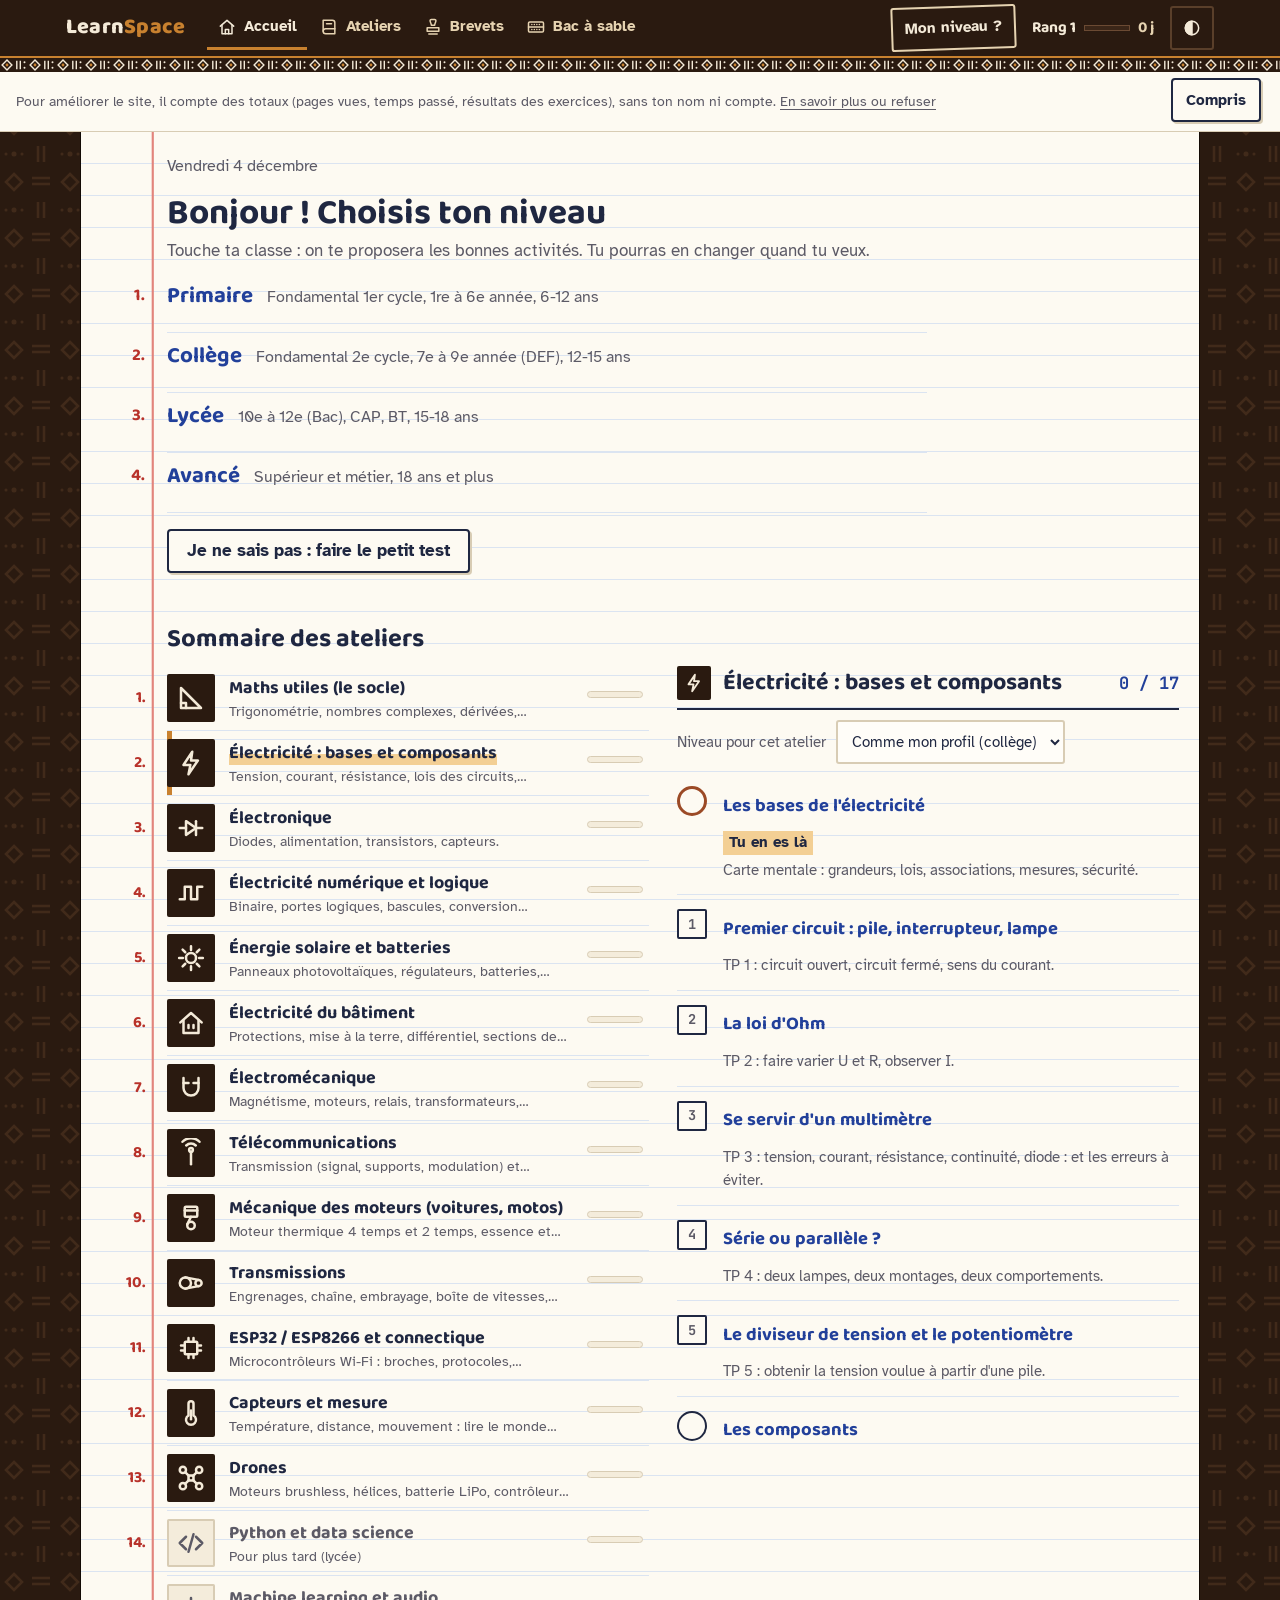
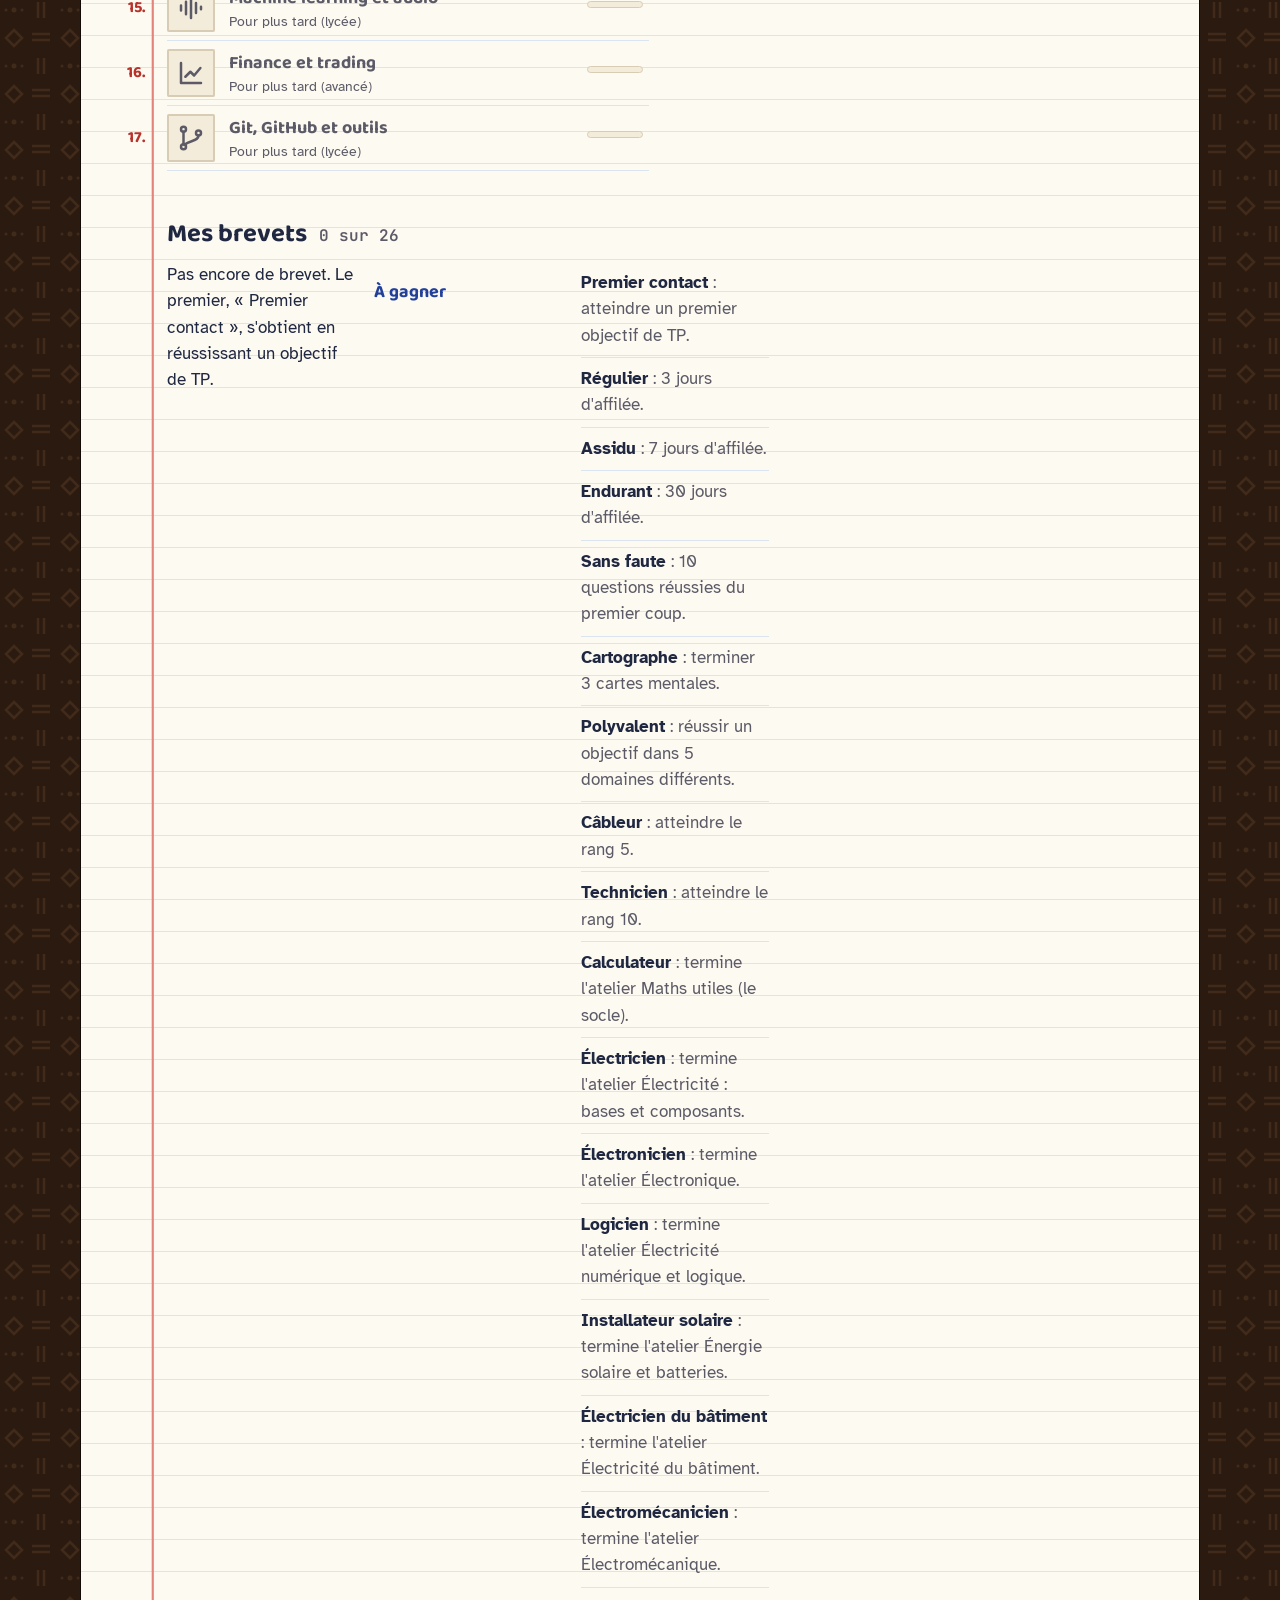
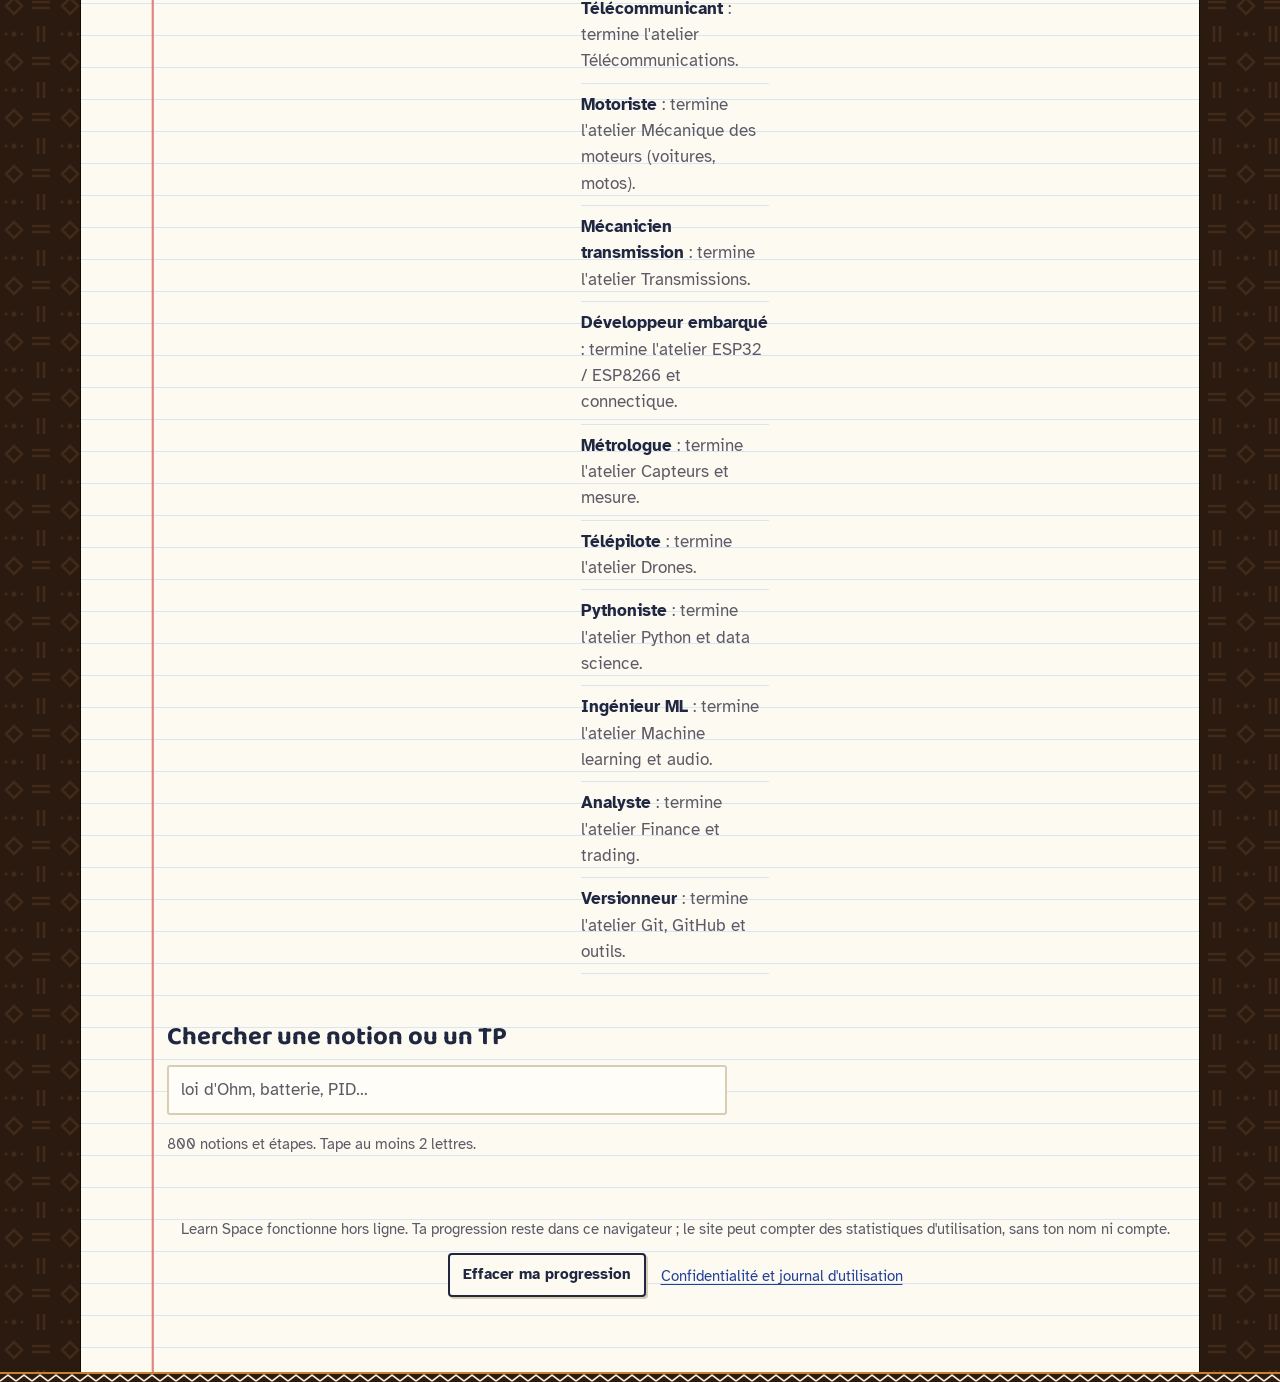
<file: index.html>
<!doctype html>
<html lang="fr">
<head>
  <meta charset="utf-8">
  <meta name="viewport" content="width=device-width, initial-scale=1, viewport-fit=cover">
  <title>Learn Space</title>
  <link rel="manifest" href="manifest.webmanifest">
  <link rel="icon" href="assets/icone.svg" type="image/svg+xml">
  <link rel="apple-touch-icon" href="assets/icones/icone-180.png">
  <meta name="theme-color" content="#2a1a10">
  <link rel="stylesheet" href="assets/css/style.css">
  <script src="assets/js/commun.js"></script>
  <script src="assets/js/pwa.js"></script>
  <script src="assets/js/progression.js"></script>
  <script src="assets/js/jeu.js"></script>
  <script src="contenu/parcours.js"></script>
  <script src="assets/js/niveaux.js"></script>
</head>
<body class="page-accueil">
  <main class="page cahier">
    <section id="tableau" aria-labelledby="titre-reprendre">
      <p class="date" id="date"></p>
      <div id="reprendre"></div>
      <div id="journee" class="journee" aria-label="Ma journée"></div>
    </section>

    <section id="ateliers" class="section" aria-labelledby="titre-ateliers">
      <h2 id="titre-ateliers">Sommaire des ateliers</h2>
      <div class="sommaire-zone">
        <ol id="sommaire" class="sommaire"></ol>
        <div id="lecons" class="lecons" aria-live="polite"></div>
      </div>
    </section>

    <section id="brevets" class="section" aria-labelledby="titre-brevets">
      <h2 id="titre-brevets">Mes brevets <span id="brevets-resume" class="compte-titre"></span></h2>
      <div id="grille-brevets" class="tampons"></div>
    </section>

    <section id="bibliotheque" class="section" aria-labelledby="titre-biblio">
      <h2 id="titre-biblio">Chercher une notion ou un TP</h2>
      <input type="search" id="recherche" placeholder="loi d'Ohm, batterie, PID…" aria-label="Chercher">
      <ul id="resultats" class="resultats"></ul>
    </section>

    <p class="pied">
      Learn Space fonctionne hors ligne. Ta progression reste dans ce navigateur ; le site peut compter des statistiques d'utilisation, sans ton nom ni compte.
      <button class="btn petit secondaire" id="effacer">Effacer ma progression</button>
      <a href="confidentialite.html">Confidentialité et journal d'utilisation</a>
      <span id="installer-app" hidden></span>
    </p>
  </main>
  <div class="bas-de-page" aria-hidden="true"></div>
  <script>
  (async function () {
    const LS = window.LS, J = LS.jeu;
    LS.entete(location.hash === "#brevets" ? "brevets" : location.hash && location.hash !== "#tableau" && location.hash !== "#niveau" ? "ateliers" : "accueil");
    const cartes = [];
    LS.parcours.forEach(d => d.etapes.forEach(e => { if (e.type === "carte") cartes.push(e.id); }));
    await Promise.all(cartes.map(id => LS.charger("contenu/cartes/" + id + ".js").catch(() => null)));

    const avancement = (e, dom) => {
      if (e.type === "carte") { const c = LS.cartes[e.id]; return c ? LS.progressionCarte(c) : { faits: 0, total: 0, ratio: 0 }; }
      return LS.progressionTPStockee(e.id, LS.niveau(dom));
    };
    const nomNiveau = n => LS.infoNiveau(n).nom.toLowerCase();
    const majuscule = t => t.charAt(0).toUpperCase() + t.slice(1);
    const sansCarte = t => majuscule(t.replace(/^Carte : /, ""));
    const fini = a => a.total > 0 && a.ratio >= 0.999;
    const pourcent = r => Math.round(Math.min(1, r) * 100) + "%";
    const trait = r => LS.el("span", { class: "trait", "aria-hidden": "true" }, [LS.el("i", { style: "--p:" + pourcent(r) })]);

    const domaines = LS.parcours.map(d => {
      const n = LS.niveau(d.id);
      const etapes = d.etapes.map(e => Object.assign({ domaine: d.id }, e, { a: avancement(e, d.id), portee: LS.pourNiveau(e.niv, n) }));
      const ratio = etapes.reduce((s, e) => s + e.a.ratio, 0) / etapes.length;
      // Étape en cours : la première non terminée qui est à la portée de l'élève (sinon la première non terminée).
      const courante = etapes.find(e => !fini(e.a) && e.portee) || etapes.find(e => !fini(e.a)) || null;
      const nivMin = Math.min(...etapes.map(e => (Array.isArray(e.niv) ? e.niv[0] : e.niv) || 1));
      return { d, n, etapes, ratio, faites: etapes.filter(e => fini(e.a)).length, courante, plusTard: !etapes.some(e => e.portee), nivMin };
    });
    const parId = Object.fromEntries(domaines.map(x => [x.d.id, x]));

    /* ---------- La date, en haut de la page ---------- */
    try { document.getElementById("date").textContent = majuscule(new Date().toLocaleDateString("fr-FR", { weekday: "long", day: "numeric", month: "long" })); } catch (e) { /* ancien navigateur */ }

    /* ---------- Aujourd'hui : la leçon à reprendre, écrite comme une phrase de cahier ---------- */
    const primaire = LS.niveau() <= 1;
    const minuscule = t => t ? t.charAt(0).toLowerCase() + t.slice(1) : "";
    const der = LS.lire("derniere", null);
    let cible = null;
    if (der) {
      const dom = domaines.find(x => x.etapes.some(e => e.type === der.type && e.id === der.id));
      const e = dom && dom.etapes.find(x => x.type === der.type && x.id === der.id);
      if (e && !fini(e.a) && e.portee) cible = e;
      else if (dom && dom.courante) cible = dom.courante;
    }
    if (!cible) { const dom = domaines.find(x => x.d.id === "electricite" && x.courante) || domaines.find(x => x.courante); if (dom) cible = dom.courante; }
    const rep = document.getElementById("reprendre"), jr = document.getElementById("journee");
    const sansProfil = !LS.profil().niveau;
    jr.hidden = sansProfil;
    const titre = h => { h.setAttribute("tabindex", "-1"); return h; };
    const focusTitre = () => { const h = document.getElementById("titre-reprendre"); if (h) { try { h.focus({ preventScroll: true }); } catch (e) { h.focus(); } } };
    function aujourdhui() {
      document.body.classList.remove("en-test");
      rep.innerHTML = ""; jr.hidden = sansProfil;
      if (!cible) { rep.className = "reprendre"; rep.append(titre(LS.el("h1", { id: "titre-reprendre", text: "Tout est terminé. Bravo !" }))); return; }
      const nom = LS.nomDomaine(cible.domaine), numero = cible.type === "tp" ? parId[cible.domaine].etapes.filter(e => e.type === "tp").indexOf(cible) + 1 : 0;
      const quoi = (cible.type === "carte" ? "la carte mentale" : "le TP " + numero) + " de l'atelier «\u00a0" + nom + "\u00a0»";
      const phrase = cible.a.faits
        ? "Tu continues " + quoi + ". " + (primaire ? "Tu as déjà réussi " + cible.a.faits + (cible.a.faits > 1 ? " exercices." : " exercice.") : "Tu as déjà réussi " + cible.a.faits + " exercice" + (cible.a.faits > 1 ? "s" : "") + " sur " + cible.a.total + ".")
        : "C'est " + quoi + "." + (cible.desc ? " Tu vas découvrir : " + minuscule(cible.desc) : "");
      rep.className = "reprendre";
      rep.append(
        LS.el("div", {}, [
          titre(LS.el("h1", { id: "titre-reprendre" }, [document.createTextNode((der ? "Aujourd'hui" : "Pour commencer") + " : "), LS.el("span", { class: "souligne", text: sansCarte(cible.titre) })])),
          LS.el("p", { text: phrase })]),
        LS.el("a", { class: "btn-reprendre", href: LS.etapeHref(cible) }, [LS.el("span", { text: cible.a.faits ? "Continuer" : "Commencer" }), LS.el("span", { html: LS.icone("suivant", 24) })]));
    }

    /* ---------- Choix du niveau (une liste de cahier), ou petit test de placement ---------- */
    function choixNiveau() {
      const p = LS.profil();
      document.body.classList.remove("en-test");
      rep.className = "choix-niveau";
      rep.innerHTML = "";
      rep.append(
        titre(LS.el("h1", { id: "titre-reprendre", text: p.niveau ? "Change de niveau" : "Bonjour ! Choisis ton niveau" })),
        LS.el("p", { text: p.niveau ? "Ton niveau actuel : " + nomNiveau(p.niveau) + ". Touche une ligne pour en changer." : "Touche ta classe : on te proposera les bonnes activités. Tu pourras en changer quand tu veux." }),
        LS.el("ol", { class: "liste-niveaux" }, LS.NIVEAUX.map((x, k) => LS.el("li", {}, [LS.el("button", { class: "niveau-ligne" + (p.niveau === x.n ? " actif" : ""), "aria-pressed": p.niveau === x.n ? "true" : "false", onclick: () => valider(x.n) }, [
          LS.el("span", { class: "num", "aria-hidden": "true", text: (k + 1) + "." }),
          LS.el("strong", { text: x.nom }), LS.el("span", { text: x.ecole + ", " + x.age + (p.niveau === x.n ? " (ton niveau)" : "") })])]))),
        LS.el("button", { class: "btn secondaire touche-test", onclick: test, text: "Je ne sais pas : faire le petit test" }));
    }
    function valider(n) {
      LS.choisirNiveau(n);
      try { sessionStorage.setItem("learnspace:focusTitre", "1"); } catch (e) { /* refusé */ }
      try { history.replaceState(null, "", "#tableau"); } catch (e) { /* cadre */ }
      location.reload();
    }
    function test() {
      const Q = LS.TEST_PLACEMENT, reps = {};
      let niv = 1, k = 0;
      document.body.classList.add("en-test");
      scrollTo(0, 0);
      const suivante = () => {
        const qs = Q.map((q, i) => i).filter(i => Q[i].niv === niv);
        if (k >= qs.length) {
          const justes = qs.filter(i => reps[i] === Q[i].bonne).length;
          if (justes === 0 || niv === 4) return fin();
          niv++; k = 0; return suivante();
        }
        const i = qs[k], q = Q[i], numero = Object.keys(reps).length + 1;
        rep.innerHTML = "";
        rep.append(LS.el("p", { class: "test-avance", text: "Petit test, question " + numero + " sur " + Q.length + (numero === 1 ? ". Il s'arrête quand les questions deviennent trop dures : c'est normal." : "") }),
          titre(LS.el("h1", { id: "titre-reprendre", class: "question-test", text: q.q })),
          LS.el("div", { class: "reponses-test" }, q.choix.map((c, j) => LS.el("button", { class: "reponse-test", onclick: () => { reps[i] = j; k++; suivante(); } }, [LS.el("span", { class: "lettre", "aria-hidden": "true", text: "abc"[j] + ")" }), LS.el("span", { text: c })]))),
          LS.el("button", { class: "btn petit secondaire", text: "Arrêter le test", onclick: () => { choixNiveau(); focusTitre(); } }));
        focusTitre();
      };
      const fin = () => {
        const n = LS.niveauDuTest(reps);
        rep.innerHTML = "";
        rep.append(titre(LS.el("h1", { id: "titre-reprendre" }, [document.createTextNode("Merci ! On te propose le niveau "), LS.el("span", { class: "surligne", text: LS.infoNiveau(n).nom.toLowerCase() }), document.createTextNode(".")])),
          LS.el("p", { text: LS.infoNiveau(n).ecole + ". Tu pourras en changer quand tu veux." }),
          LS.el("div", { class: "actions-test" }, [LS.el("button", { class: "btn gros", onclick: () => valider(n) }, [LS.el("span", { text: "C'est parti" }), LS.el("span", { html: LS.icone("suivant", 22) })]),
            LS.el("button", { class: "btn secondaire", text: "Choisir moi-même", onclick: () => { choixNiveau(); focusTitre(); } })]));
        focusTitre();
      };
      suivante();
    }
    function ouvrirNiveau() { choixNiveau(); scrollTo(0, 0); focusTitre(); }
    if (sansProfil || location.hash === "#niveau") choixNiveau(); else aujourdhui();
    // La puce de niveau de l'en-tête mène à #niveau : sur l'accueil, on ouvre le choix sans recharger.
    window.addEventListener("hashchange", () => { if (location.hash === "#niveau") ouvrirNiveau(); });
    document.querySelectorAll(".puce-niveau").forEach(a => a.addEventListener("click", ev => {
      ev.preventDefault();
      try { history.replaceState(null, "", "#niveau"); } catch (e) { /* cadre */ }
      ouvrirNiveau();
    }));
    try { if (sessionStorage.getItem("learnspace:focusTitre")) { sessionStorage.removeItem("learnspace:focusTitre"); focusTitre(); } } catch (e) { /* refusé */ }

    /* ---------- Ma journée : une ou deux lignes écrites, et le mot du professeur ---------- */
    const etat = J.etat();
    const avDom = Object.fromEntries(domaines.map(x => [x.d.id, x.ratio]));
    const brevets = J.brevets(avDom), obtenus = brevets.filter(b => b.ok);
    if (!sansProfil) {
      const fort = t => LS.el("b", { text: t });
      const ligne = enfants => LS.el("p", { class: "ligne-journee" }, enfants.map(x => typeof x === "string" ? document.createTextNode(x) : x));
      if (etat.points === 0) {
        jr.append(ligne(["Ton cahier est encore tout neuf. Commence ta première leçon : chaque bonne réponse te donne des points, et tes premiers brevets arrivent vite."]));
      } else {
        const atteint = etat.jour >= etat.objectifJour, reste = etat.objectifJour - etat.jour;
        jr.append(
          ligne(etat.jour === 0 ? ["Pas encore de points aujourd'hui. Une bonne réponse en rapporte 10, un objectif réussi 25 : il en faut ", fort(String(etat.objectifJour)), " pour l'objectif du jour."]
            : atteint ? ["Aujourd'hui, tu as gagné ", fort(etat.jour + " points"), " : l'objectif du jour est atteint !"]
            : ["Aujourd'hui, tu as gagné ", fort(etat.jour + " points"), ". Encore ", fort(String(reste)), " pour l'objectif du jour : une bonne réponse en rapporte\u00a010."]),
          ligne((etat.serie > 1 ? ["Tu travailles depuis ", fort(etat.serie + " jours de suite"), "."] : etat.serie === 1 ? ["Ta série de jours commence : reviens demain pour la continuer."] : ["Reviens demain pour commencer une série de jours."])
            .concat([" Tu es au rang ", fort(String(etat.niveau.n)), " (" + etat.niveau.titre + ") : encore " + (etat.niveau.pour - etat.niveau.dans) + " points pour monter."])));
        const actifs = Object.keys(LS.lire("jours", {})).length;
        const mot = atteint ? "Très bon travail aujourd'hui !" : etat.serie >= 3 ? "Continue comme ça, tu es régulier !" : actifs >= 2 ? "Bon travail, continue !" : "Content de te revoir. On reprend doucement.";
        jr.append(LS.el("p", { class: "mot-prof", text: mot }));
      }
    }

    /* ---------- Sommaire : un atelier par ligne, numéroté dans la marge ---------- */
    const sommaire = document.getElementById("sommaire"), zoneLecons = document.getElementById("lecons");
    domaines.filter(x => !x.plusTard).concat(domaines.filter(x => x.plusTard)).forEach((x, k) => {
      const desc = x.plusTard ? "Pour plus tard (" + nomNiveau(x.nivMin) + ")" : x.d.desc;
      sommaire.append(LS.el("li", { class: x.plusTard ? "loin" : "" }, [LS.el("button", { class: "atelier" + (x.ratio >= 0.999 ? " termine" : "") + (x.plusTard ? " plus-tard" : ""), id: "atelier-" + x.d.id, "aria-pressed": "false",
        "aria-label": x.d.titre + ", " + x.faites + " étapes terminées sur " + x.etapes.length + (x.plusTard ? ", pour plus tard" : ""), onclick: () => choisir(x.d.id, true) }, [
        LS.el("span", { class: "num", "aria-hidden": "true", text: (k + 1) + "." }),
        LS.pictoAtelier(x.d.id),
        LS.el("span", { class: "atelier-texte" }, [LS.el("span", { class: "atelier-nom", text: x.d.titre }), LS.el("small", { text: desc })]),
        LS.el("span", { class: "atelier-prog" }, [x.faites ? LS.el("span", { text: x.faites + "/" + x.etapes.length }) : null, trait(x.ratio)])
      ])]));
    });

    // Au téléphone, l'accueil reste court : les éléments « loin » sont repliés derrière un bouton.
    function voirPlus(liste, texte) {
      const n = liste.querySelectorAll(":scope > .loin").length;
      liste.classList.add("repliable");
      if (!n) return;
      const b = LS.el("button", { class: "btn petit secondaire voir-plus", type: "button", "aria-expanded": "false", text: texte.replace("{n}", n),
        onclick: () => { liste.classList.add("ouvert"); b.remove(); } });
      liste.after(b);
    }
    voirPlus(sommaire, "Voir les {n} ateliers pour plus tard");

    function choisir(id, defiler) {
      const x = parId[id]; if (!x) return;
      sommaire.querySelectorAll(".atelier").forEach(t => t.setAttribute("aria-pressed", t.id === "atelier-" + id ? "true" : "false"));
      zoneLecons.innerHTML = "";
      const liste = LS.el("ol", { class: "liste-lecons" });
      let nTP = 0;
      x.etapes.forEach(e => {
        const f = fini(e.a), cour = (cible && cible.domaine === id ? cible.id === e.id && cible.type === e.type : x.courante === e);
        if (e.type === "tp") nTP++;
        liste.append(LS.el("li", { class: "lecon" + (f ? " fait" : "") + (cour ? " courant" : "") + (e.portee ? "" : " plus-tard") + (e.type === "carte" ? " carte" : " tp") }, [
          LS.el("span", { class: "case", "aria-hidden": "true", html: f ? LS.icone("coche") : e.type === "carte" ? "" : String(nTP) }),
          LS.el("div", { class: "lecon-texte" }, [
            LS.el("a", { href: LS.etapeHref(e), class: "lecon-lien", text: sansCarte(e.titre) }),
            LS.el("span", { class: "lecon-info" }, [cour ? LS.el("span", { class: "ici", text: "Tu en es là" }) : null,
              e.portee ? null : LS.el("span", { class: "plus-tard-etiquette", text: "Pour plus tard (" + nomNiveau(e.niv) + ")" }),
              LS.el("span", { text: (e.type === "carte" ? "Carte mentale" : "TP " + nTP) + (f ? ", terminé" + (e.type === "carte" ? "e" : "") : e.a.faits ? ", déjà " + e.a.faits + (primaire ? "" : " sur " + e.a.total) + " réussi" + (e.a.faits > 1 ? "s" : "") : "") + (e.desc ? (e.a.faits || f ? ". " : " : ") + (e.a.faits || f ? e.desc : minuscule(e.desc)) : "") })])
          ])
        ]));
      });
      const items = [...liste.children], iCour = Math.max(0, items.findIndex(li => li.classList.contains("courant")));
      items.forEach((li, k) => { if (k < iCour - 1 || k > iCour + 3) li.classList.add("loin"); });
      zoneLecons.append(
        LS.el("div", { class: "lecons-tete" }, [LS.pictoAtelier(id, "mini"), LS.el("h3", { text: x.d.titre }), LS.el("span", { class: "compte", text: x.faites + " / " + x.etapes.length })]),
        LS.el("label", { class: "niveau-atelier" }, [LS.el("span", { text: "Niveau pour cet atelier" }),
          LS.el("select", { id: "niveau-atelier", onchange: ev => { LS.choisirNiveau(+ev.target.value || null, id); location.reload(); } },
            [LS.el("option", { value: "", text: "Comme mon profil (" + nomNiveau(LS.niveau()) + ")" })].concat(LS.NIVEAUX.map(v => {
              const o = LS.el("option", { value: v.n, text: v.nom }); if ((LS.profil().parAtelier || {})[id] === v.n) o.selected = true; return o; })))]),
        liste);
      voirPlus(liste, "Voir toutes les leçons ({n} de plus)");
      if (defiler) {
        // Sur grand écran, les leçons sont déjà à côté du sommaire : on ne fait défiler qu'au téléphone.
        if (!matchMedia("(min-width: 1000px)").matches) zoneLecons.scrollIntoView({ behavior: matchMedia("(prefers-reduced-motion: reduce)").matches ? "auto" : "smooth", block: "start" });
        try { history.replaceState(null, "", "#" + id); } catch (e) { /* cadre */ }
      }
    }
    const h = location.hash.slice(1);
    choisir(parId[h] ? h : (cible ? cible.domaine : domaines[0].d.id), false);
    if (parId[h]) document.getElementById("ateliers").scrollIntoView();

    /* ---------- Brevets : un tampon pour chaque brevet obtenu, une liste pour les autres ---------- */
    document.getElementById("brevets-resume").textContent = obtenus.length + " sur " + brevets.length;
    const gb = document.getElementById("grille-brevets");
    const vus = LS.lire("brevetsVus", {}), nouveaux = [];
    const idDom = b => b.domaine ? b.id.replace(/^dom-/, "") : null;
    const tampons = LS.el("div", { class: "tampons" });
    obtenus.forEach(b => {
      if (!vus[b.id]) { nouveaux.push(b); vus[b.id] = true; }
      tampons.append(LS.el("div", { class: "brevet obtenu", title: b.desc }, [
        LS.el("span", { class: "tampon" }, [idDom(b) ? LS.el("span", { class: "picto", "aria-hidden": "true", html: LS.icone("dom-" + idDom(b), 26) }) : null, LS.el("strong", { text: b.nom })]),
        LS.el("small", { text: b.desc })]));
    });
    gb.append(obtenus.length ? tampons : LS.el("p", { class: "pas-encore", text: "Pas encore de brevet. Le premier, « Premier contact », s'obtient en réussissant un objectif de TP." }));
    const aGagner = LS.el("ul", { class: "brevets-a-venir" });
    brevets.filter(b => !b.ok).forEach((b, k) => aGagner.append(LS.el("li", { class: k >= 3 ? "loin" : "" }, [LS.el("strong", { text: b.nom }),
      document.createTextNode(" : " + (b.domaine ? "termine l'atelier " + LS.nomDomaine(idDom(b)) + "." : minuscule(b.desc)))])));
    if (aGagner.children.length) gb.append(LS.el("h3", { class: "titre-a-gagner", text: "À gagner" }), aGagner);
    voirPlus(aGagner, "Voir tous les brevets à gagner ({n} de plus)");
    LS.ecrire("brevetsVus", vus);
    nouveaux.slice(0, 3).forEach(b => LS.avis("Nouveau brevet : " + b.nom));
    if (location.hash === "#brevets") document.getElementById("brevets").scrollIntoView();

    /* ---------- Recherche ---------- */
    const index = [];
    domaines.forEach(x => x.etapes.forEach(e => index.push({ texte: e.titre + " " + (e.desc || ""), titre: sansCarte(e.titre), sous: (e.type === "carte" ? "Carte, " : "TP, ") + x.d.titre, href: LS.etapeHref(e) })));
    LS.parcours.forEach(d => d.etapes.filter(e => e.type === "carte" && LS.cartes[e.id]).forEach(e => {
      LS.noeudsCarte(LS.cartes[e.id]).filter(n => n._niveau > 0).forEach(n => index.push({ texte: n.t + " " + (n.d || ""), titre: n.t, sous: "Notion, " + LS.cartes[e.id].titre, href: "carte.html?id=" + e.id + "&n=" + LS.slug(n.t) }));
    }));
    const norm = t => String(t).normalize("NFD").replace(/[̀-ͯ]/g, "").toLowerCase();
    index.forEach(x => { x.n = norm(x.texte); x.nt = norm(x.titre); });
    const res = document.getElementById("resultats"), champ = document.getElementById("recherche");
    const chercher = () => {
      const q = norm(champ.value.trim()); res.innerHTML = "";
      if (q.length < 2) { res.append(LS.el("li", { class: "vide", text: index.length + " notions et étapes. Tape au moins 2 lettres." })); return; }
      const t = index.filter(x => x.n.includes(q)).sort((a, b) => (b.nt.includes(q) - a.nt.includes(q))).slice(0, 30);
      if (!t.length) res.append(LS.el("li", { class: "vide", text: "Rien trouvé pour « " + champ.value + " »." }));
      t.forEach(x => res.append(LS.el("li", {}, [LS.el("a", { href: x.href, text: x.titre }), LS.el("span", { class: "desc", text: x.sous })])));
    };
    champ.addEventListener("input", chercher); chercher();

    document.getElementById("effacer").addEventListener("click", ev => {
      LS.confirmer(ev.currentTarget, () => { ["compris", "tp", "gains", "jours", "brevetsVus"].forEach(k => LS.ecrire(k, {})); LS.ecrire("derniere", null); location.reload(); }, "Tout effacer ? Clique encore");
    });
  })();
  </script>
</body>
</html>
</file>
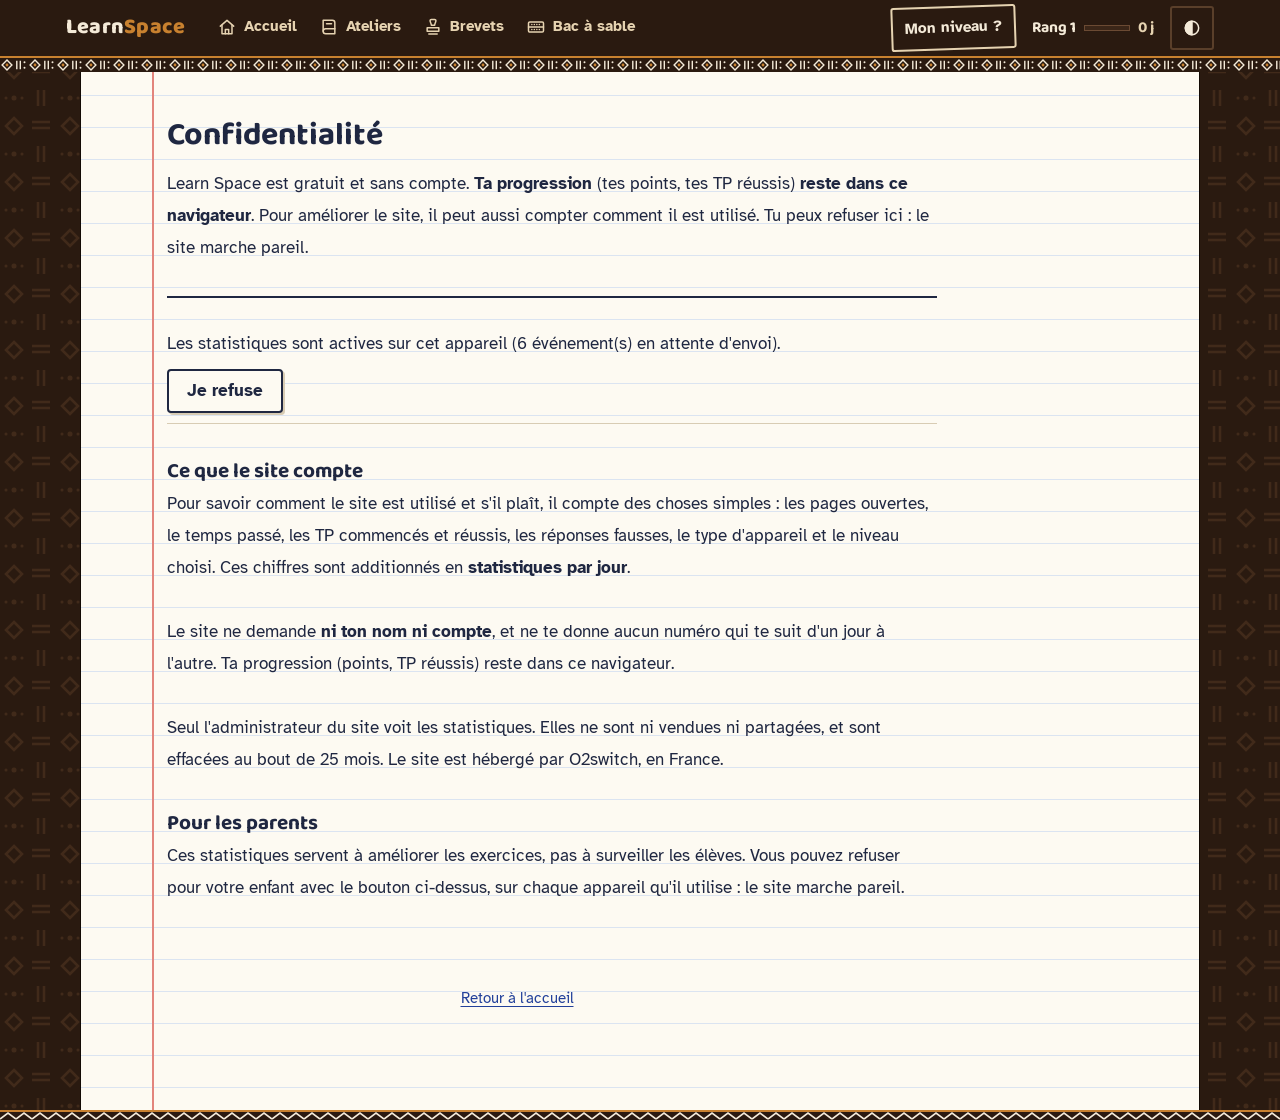
<file: confidentialite.html>
<!doctype html>
<html lang="fr">
<head>
  <meta charset="utf-8">
  <meta name="viewport" content="width=device-width, initial-scale=1, viewport-fit=cover">
  <title>Confidentialité · Learn Space</title>
  <link rel="manifest" href="manifest.webmanifest">
  <link rel="icon" href="assets/icone.svg" type="image/svg+xml">
  <link rel="apple-touch-icon" href="assets/icones/icone-180.png">
  <meta name="theme-color" content="#2a1a10">
  <link rel="stylesheet" href="assets/css/style.css">
  <style>
    .texte-legal > * { max-width: 70ch; }
    .texte-legal h2 { margin-top: 1.6em; }
    .texte-legal li { margin: 4px 0; }
    /* Sans bordure qui décale les lignes du cahier : des traits dessinés par box-shadow */
    .etat-journal { padding: 0; box-shadow: inset 0 2px 0 var(--texte), inset 0 -1px 0 var(--bordure); display: grid; gap: 0; margin-bottom: var(--interligne); }
    .etat-journal p { margin: 0 !important; padding-top: var(--interligne); }
    .etat-journal .actions { display: flex; flex-wrap: wrap; gap: 10px; align-items: center; min-height: calc(2 * var(--interligne)); }
    .etat-journal [hidden] { display: none; }
    .a-completer { background: color-mix(in srgb, var(--alerte) 12%, transparent); padding: 0 4px; font-weight: 700; }
  </style>
  <script src="assets/js/commun.js"></script>
  <script src="assets/js/pwa.js"></script>
  <script src="assets/js/progression.js"></script>
  <script src="assets/js/jeu.js"></script>
  <script src="contenu/parcours.js"></script>
  <script src="assets/js/niveaux.js"></script>
</head>
<body>
  <main class="page cahier aligne texte-legal">
    <h1>Confidentialité</h1>
    <p>Learn Space est gratuit et sans compte. <strong>Ta progression</strong> (tes points, tes TP réussis) <strong>reste dans ce navigateur</strong>. Pour améliorer le site, il peut aussi compter comment il est utilisé. Tu peux refuser ici : le site marche pareil.</p>

    <section class="etat-journal" aria-live="polite">
      <p id="etat-texte"></p>
      <div class="actions" id="actions-journal">
        <button type="button" class="btn secondaire" id="refuser">Je refuse</button>
        <button type="button" class="btn secondaire" id="accepter">J'accepte de nouveau</button>
      </div>
    </section>

    <h2>Ce que le site compte</h2>
    <p>Pour savoir comment le site est utilisé et s'il plaît, il compte des choses simples : les pages ouvertes, le temps passé, les TP commencés et réussis, les réponses fausses, le type d'appareil et le niveau choisi. Ces chiffres sont additionnés en <strong>statistiques par jour</strong>.</p>
    <p>Le site ne demande <strong>ni ton nom ni compte</strong>, et ne te donne aucun numéro qui te suit d'un jour à l'autre. Ta progression (points, TP réussis) reste dans ce navigateur.</p>
    <p>Seul l'administrateur du site voit les statistiques. Elles ne sont ni vendues ni partagées, et sont effacées au bout de 25 mois. Le site est hébergé par O2switch, en France.</p>

    <h2>Pour les parents</h2>
    <p>Ces statistiques servent à améliorer les exercices, pas à surveiller les élèves. Vous pouvez refuser pour votre enfant avec le bouton ci-dessus, sur chaque appareil qu'il utilise : le site marche pareil.</p>

    <p class="pied"><a href="index.html">Retour à l'accueil</a></p>
  </main>
  <div class="bas-de-page" aria-hidden="true"></div>
  <script>
  (function () {
    const LS = window.LS;
    LS.entete("");
    // Le journal est chargé après la page (commun.js) : on attend qu'il soit prêt.
    if (LS.journal && LS.journal.configure) brancher();
    else document.addEventListener("ls:journal-pret", brancher, { once: true });
  })();
  function brancher() {
    const LS = window.LS, J = LS.journal;
    const texte = document.getElementById("etat-texte");
    function maj() {
      if (!J.configure()) {
        texte.textContent = "Le journal n'est pas activé ici (site ouvert depuis un fichier ou journal non configuré) : rien n'est compté ni envoyé.";
        document.getElementById("actions-journal").hidden = true;
        return;
      }
      if (J.gpc()) {
        texte.textContent = "Ton navigateur demande de ne pas être suivi (Global Privacy Control) : rien n'est compté sur cet appareil.";
        document.getElementById("actions-journal").hidden = true;
        return;
      }
      texte.textContent = J.oppose() ? "Tu as refusé : rien n'est compté sur cet appareil." : "Les statistiques sont actives sur cet appareil (" + J.enAttente() + " événement(s) en attente d'envoi).";
      document.getElementById("refuser").hidden = J.oppose();
      document.getElementById("accepter").hidden = !J.oppose();
    }
    document.getElementById("accepter").onclick = () => { J.opposer(false); maj(); };
    document.getElementById("refuser").onclick = () => { J.opposer(true); maj(); LS.avis("C'est noté : plus rien n'est compté sur cet appareil."); };
    maj();
  }
  </script>
</body>
</html>
</file>
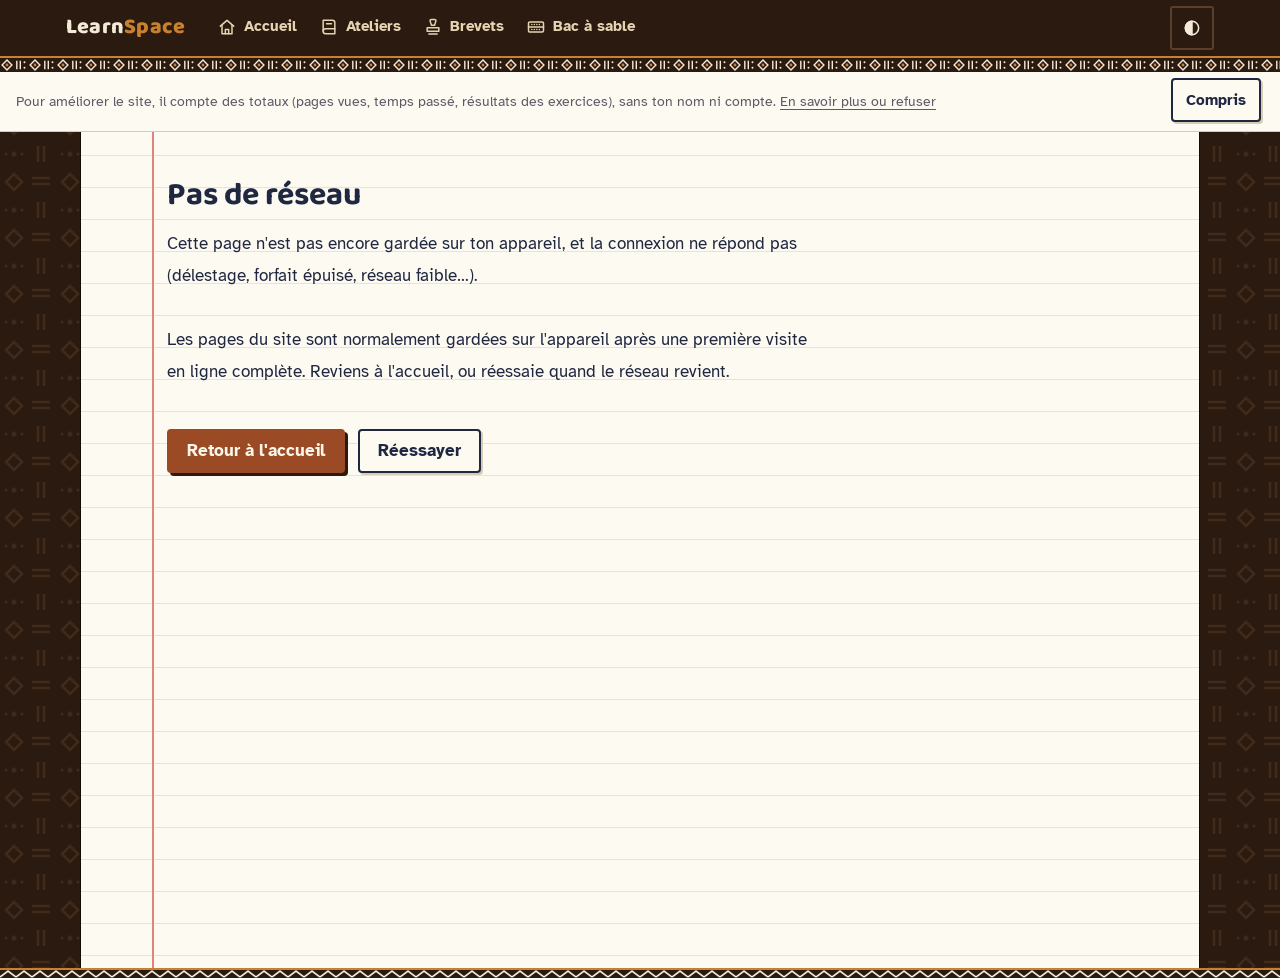
<file: hors-ligne.html>
<!doctype html>
<html lang="fr">
<head>
  <meta charset="utf-8">
  <meta name="viewport" content="width=device-width, initial-scale=1, viewport-fit=cover">
  <title>Hors ligne · Learn Space</title>
  <link rel="manifest" href="manifest.webmanifest">
  <link rel="icon" href="assets/icone.svg" type="image/svg+xml">
  <link rel="apple-touch-icon" href="assets/icones/icone-180.png">
  <meta name="theme-color" content="#2a1a10">
  <link rel="stylesheet" href="assets/css/style.css">
  <style>
    .hors-ligne > * { max-width: 60ch; }
    .hors-ligne .actions { display: flex; flex-wrap: wrap; gap: 10px; align-items: center; min-height: calc(2 * var(--interligne)); }
  </style>
  <script src="assets/js/commun.js"></script>
  <script src="assets/js/pwa.js"></script>
</head>
<body>
  <main class="page cahier aligne hors-ligne">
    <h1>Pas de réseau</h1>
    <p>Cette page n'est pas encore gardée sur ton appareil, et la connexion ne répond pas (délestage, forfait épuisé, réseau faible…).</p>
    <p>Les pages du site sont normalement gardées sur l'appareil après une première visite en ligne complète. Reviens à l'accueil, ou réessaie quand le réseau revient.</p>
    <div class="actions">
      <a class="btn" href="index.html">Retour à l'accueil</a>
      <button type="button" class="btn secondaire" onclick="location.reload()">Réessayer</button>
    </div>
  </main>
  <div class="bas-de-page" aria-hidden="true"></div>
  <script>window.LS.entete("");</script>
</body>
</html>
</file>
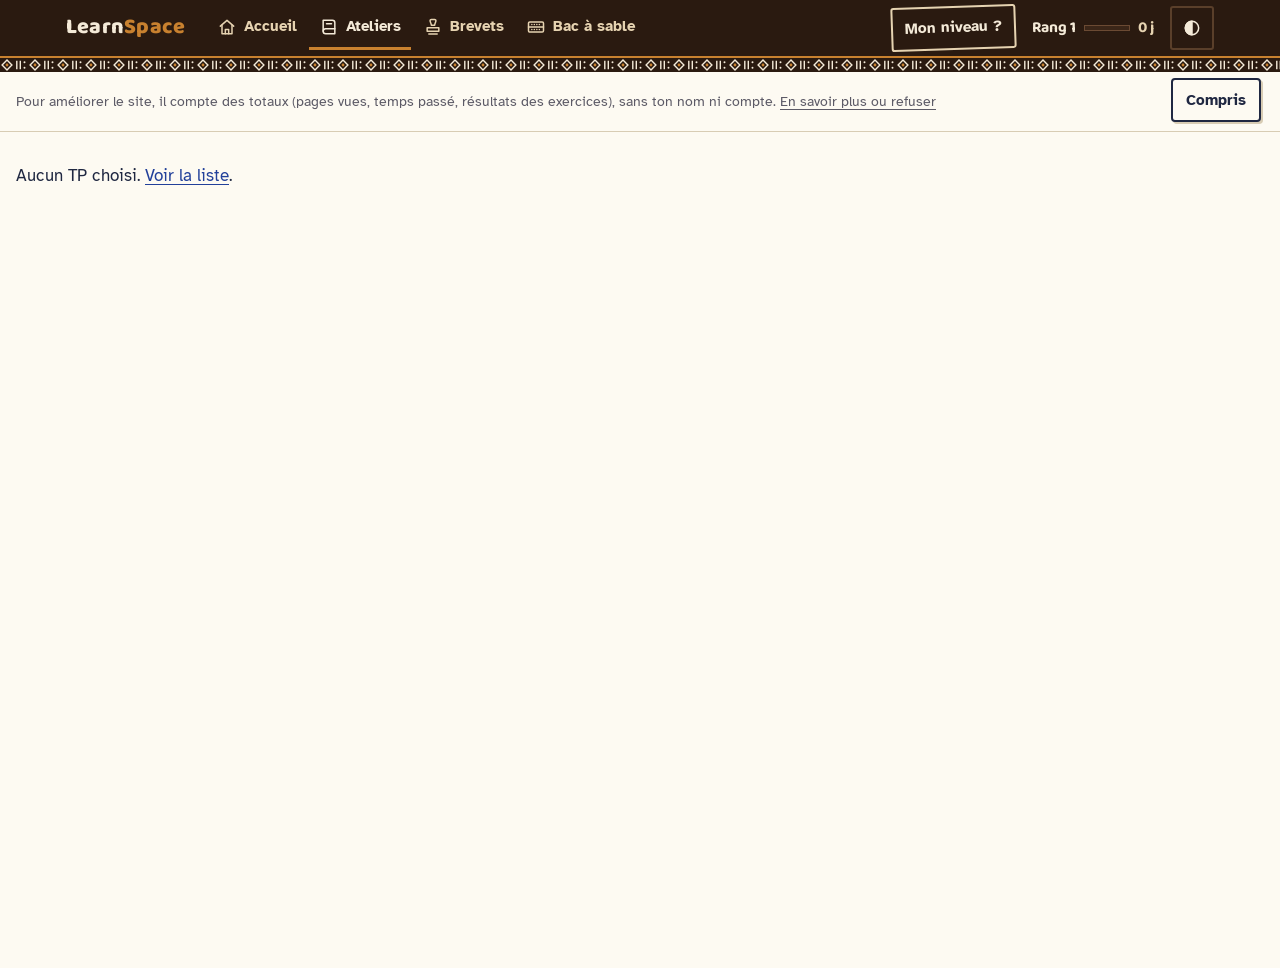
<file: tp.html>
<!doctype html>
<html lang="fr">
<head>
  <meta charset="utf-8">
  <meta name="viewport" content="width=device-width, initial-scale=1, viewport-fit=cover">
  <title>TP · Learn Space</title>
  <link rel="manifest" href="manifest.webmanifest">
  <link rel="icon" href="assets/icone.svg" type="image/svg+xml">
  <link rel="apple-touch-icon" href="assets/icones/icone-180.png">
  <meta name="theme-color" content="#2a1a10">
  <link rel="stylesheet" href="assets/css/style.css">
  <link rel="stylesheet" href="assets/css/circuit.css">
  <script src="assets/js/commun.js"></script>
  <script src="assets/js/pwa.js"></script>
  <script src="assets/js/progression.js"></script>
  <script src="assets/js/jeu.js"></script>
  <script src="contenu/parcours.js"></script>
  <script src="assets/js/niveaux.js"></script>
  <script src="assets/js/tp.js"></script>
</head>
<body class="page-tp">
  <main class="page-large" id="page"></main>
</body>
</html>
</file>
<file: assets/css/style.css>
/* Learn Space : feuille de style commune.
   Identité « cahier d'écolier malien » : une couverture brune bordée d'une frise bogolan pour l'en-tête
   et les bords, une page de cahier (lignes bleues, marge rouge) pour le contenu, l'encre bleue pour le
   texte du cahier, l'ocre et l'argile pour les accents (boutons, surligneur), un tampon vert pour les
   brevets et le mot du professeur en rouge. Les frises restent en bordure, jamais derrière le texte.
   Pas de cartes ombrées, de dégradés, d'effet verre ni de symboles décoratifs.
   Mise en page : en-tête collant + onglets en bas sur téléphone ; contenu en une colonne qui
   s'élargit sur grand écran. Cibles tactiles de 44 px au moins. */

/* Polices locales (hors ligne, aucune requête vers un service tiers) : voir assets/fonts/LICENCES.md */
@font-face { font-family: "Atkinson Hyperlegible"; font-style: normal; font-weight: 400; font-display: swap; src: url("../fonts/atkinson-400.woff2") format("woff2"); }
@font-face { font-family: "Atkinson Hyperlegible"; font-style: normal; font-weight: 700; font-display: swap; src: url("../fonts/atkinson-700.woff2") format("woff2"); }
@font-face { font-family: "Atkinson Hyperlegible"; font-style: italic; font-weight: 400; font-display: swap; src: url("../fonts/atkinson-400-italique.woff2") format("woff2"); }
@font-face { font-family: "Baloo 2"; font-style: normal; font-weight: 400 800; font-display: swap; src: url("../fonts/baloo2.woff2") format("woff2"); }
@font-face { font-family: "JetBrains Mono"; font-style: normal; font-weight: 100 800; font-display: swap; src: url("../fonts/jetbrains-mono.woff2") format("woff2"); }

/* ---------- Jetons ----------
   Les simulations lisent --texte, --texte-doux, --fond, --carte, --accent, --accent-fort, --noeud,
   --bordure, --ok, --alerte et --info (LS.couleurs) : garder ces noms. */
:root {
  /* Couleurs de terre (bogolan) : fixes dans les deux thèmes */
  --terre: #2a1a10;
  --terre-2: #3b2618;
  --creme: #f4ead8;
  --sable: #e6d3b1;
  --ocre: #c8812f;
  --argile: #9b4a26;
  --argile-texte: #9b4a26;
  /* Page du cahier */
  --papier: #fdfaf2;
  --ligne: #dbe4f1;
  --trait-marge: #e2847c;
  --encre: #22409a;
  --rouge: #b8322a;
  --tampon: #2c7a4b;
  --surligne: #f3cf94;
  --fond: #fdfaf2;
  --fond-2: #f4ecdb;
  --carte: #fffdf8;
  --texte: #1f2741;
  --texte-doux: #5c5a66;
  --accent: #9b4a26;
  --accent-fort: #7a3519;
  --bouton: #9b4a26;
  --bouton-texte: #fdf6e8;
  --ombre-bouton: #2a1a10;
  --noeud: #f6deb5;
  --noeud-texte: #3b220f;
  --lien: #22409a;
  --bordure: #d8ccb4;
  --ok: #2c7a4b;
  --alerte: #b8322a;
  --info: #22409a;
  --or: #c8812f;
  --sur-accent: #fdf6e8;
  --police: "Atkinson Hyperlegible", "Segoe UI", system-ui, -apple-system, sans-serif;
  --police-titre: "Baloo 2", "Segoe UI", system-ui, sans-serif;
  --mono: "JetBrains Mono", ui-monospace, Consolas, monospace;
  --nav-bas: 0px;
  --interligne: 32px;
  /* Frises bogolan (SVG en ligne : aucune requête, marche hors ligne et en file://) */
  --frise: url("data:image/svg+xml,%3Csvg xmlns='http://www.w3.org/2000/svg' width='40' height='20'%3E%3Crect width='40' height='20' fill='%232a1a10'/%3E%3Cpath d='M10 3 17 10 10 17 3 10Z' fill='none' stroke='%23f4ead8' stroke-width='2'/%3E%3Ccircle cx='10' cy='10' r='2' fill='%23c8812f'/%3E%3Cpath d='M24 4v12M29 4v12' stroke='%23f4ead8' stroke-width='2'/%3E%3Ccircle cx='35' cy='6' r='1.4' fill='%23f4ead8'/%3E%3Ccircle cx='35' cy='14' r='1.4' fill='%23f4ead8'/%3E%3C/svg%3E");
  --frise-fine: url("data:image/svg+xml,%3Csvg xmlns='http://www.w3.org/2000/svg' width='16' height='8'%3E%3Crect width='16' height='8' fill='%232a1a10'/%3E%3Cpath d='M0 7 8 1 16 7' fill='none' stroke='%23f4ead8' stroke-width='1.6'/%3E%3C/svg%3E");
  --toile: url("data:image/svg+xml,%3Csvg xmlns='http://www.w3.org/2000/svg' width='56' height='56'%3E%3Crect width='56' height='56' fill='%232a1a10'/%3E%3Cg fill='none' stroke='%23412a1a' stroke-width='2.5'%3E%3Cpath d='M14 6 22 14 14 22 6 14Z'/%3E%3Cpath d='M38 34v16M44 34v16'/%3E%3Cpath d='M32 10h18M32 16h18'/%3E%3C/g%3E%3Cg fill='%23412a1a'%3E%3Ccircle cx='14' cy='42' r='2.5'/%3E%3Ccircle cx='6' cy='42' r='1.5'/%3E%3Ccircle cx='22' cy='42' r='1.5'/%3E%3C/g%3E%3C/svg%3E");
  color-scheme: light;
}
/* Le soir : une page de cahier sombre, encre claire */
@media (prefers-color-scheme: dark) {
  :root:not([data-theme="light"]) {
    --papier: #1d1914; --ligne: rgba(157, 178, 255, .09); --trait-marge: #8c4640; --encre: #a7baff; --rouge: #ff9384;
    --tampon: #74c896; --surligne: #6b4a1f; --fond: #1d1914; --fond-2: #27211a; --carte: #231e18;
    --texte: #eee6d6; --texte-doux: #b9ae98; --accent: #e3995a; --accent-fort: #f2b882; --bouton: #a44c23; --argile-texte: #f0a072;
    --bouton-texte: #fff6ea; --ombre-bouton: #000; --noeud: #4b3524; --noeud-texte: #f6e6cc; --lien: #a7baff;
    --bordure: #423829; --ok: #74c896; --alerte: #ff9384; --info: #a7baff; --or: #e3a24f; --sur-accent: #fff6ea;
    color-scheme: dark;
  }
}
:root[data-theme="dark"] {
  --papier: #1d1914; --ligne: rgba(157, 178, 255, .09); --trait-marge: #8c4640; --encre: #a7baff; --rouge: #ff9384;
  --tampon: #74c896; --surligne: #6b4a1f; --fond: #1d1914; --fond-2: #27211a; --carte: #231e18;
  --texte: #eee6d6; --texte-doux: #b9ae98; --accent: #e3995a; --accent-fort: #f2b882; --bouton: #a44c23; --argile-texte: #f0a072;
  --bouton-texte: #fff6ea; --ombre-bouton: #000; --noeud: #4b3524; --noeud-texte: #f6e6cc; --lien: #a7baff;
  --bordure: #423829; --ok: #74c896; --alerte: #ff9384; --info: #a7baff; --or: #e3a24f; --sur-accent: #fff6ea;
  color-scheme: dark;
}

* { box-sizing: border-box; }
html, body { margin: 0; }
html { -webkit-text-size-adjust: 100%; text-size-adjust: 100%; }
body {
  /* Le protège-cahier : toile bogolan sur les bords (visible seulement à côté de la page, sur grand écran) */
  background: var(--terre);
  color: var(--texte);
  font-family: var(--police);
  font-size: 17px;
  line-height: 1.55;
  min-height: 100vh;
  padding-bottom: var(--nav-bas);
}
body::before { content: ""; position: fixed; inset: 0 0 auto; height: env(safe-area-inset-top, 0px); z-index: 60; background: var(--terre); }
a { color: var(--lien); text-underline-offset: 3px; }
h1, h2, h3 { line-height: 1.2; font-family: var(--police-titre); text-wrap: balance; }
h1 { font-size: clamp(1.6rem, 4.4vw, 2.2rem); font-weight: 700; margin: .2em 0 .4em; }
h2 { font-size: 1.4rem; font-weight: 700; margin: 1.2em 0 .5em; }
h3 { font-size: 1.12rem; font-weight: 700; margin: 1em 0 .4em; }
code, .mono { font-family: var(--mono); font-size: .9em; font-variant-numeric: tabular-nums; }
:focus-visible { outline: 3px solid var(--ocre); outline-offset: 2px; }
::placeholder { color: var(--texte-doux); opacity: 1; }
.cache-tout { display: none !important; }
/* Surligneur ocre : un trait de feutre sous le mot, pas un dégradé */
.surligne { background: linear-gradient(transparent 52%, var(--surligne) 52%, var(--surligne) 92%, transparent 92%); padding: 0 .12em; -webkit-box-decoration-break: clone; box-decoration-break: clone; }

/* ---------- En-tête : la couverture du cahier ---------- */
.entete { position: sticky; top: env(safe-area-inset-top, 0px); z-index: 50; background: var(--terre); color: var(--creme); }
.entete::after { content: ""; display: block; height: 14px; background: var(--frise); background-size: 28px 14px; border-top: 2px solid var(--ocre); }
.entete-barre { display: flex; align-items: center; gap: 12px; max-width: 1180px; margin: 0 auto;
  padding-block: 6px; padding-left: max(16px, env(safe-area-inset-left, 0px)); padding-right: max(16px, env(safe-area-inset-right, 0px)); }
.entete .logo { display: inline-flex; align-items: baseline; min-height: 44px; align-items: center; font-family: var(--police-titre); font-weight: 800; font-size: 1.35rem; color: var(--creme); text-decoration: none; white-space: nowrap; letter-spacing: .01em; }
.entete .logo .logo-2 { color: var(--ocre); }
.nav-haut { display: flex; gap: 2px; flex: 1; margin-left: 10px; }
.onglet { display: inline-flex; align-items: center; gap: 7px; min-height: 44px; color: var(--sable); text-decoration: none; padding: 4px 10px; font-weight: 700; font-size: .95rem; border-bottom: 3px solid transparent; }
.onglet .ic { display: inline-flex; }
.onglet .ic svg { width: 20px; height: 20px; }
.onglet:hover { color: var(--creme); }
.onglet.actif { color: var(--creme); border-bottom-color: var(--ocre); }
.puce-niveau { display: inline-flex; align-items: center; min-height: 44px; padding: 0 12px; border: 2px solid var(--sable); border-radius: 3px; color: var(--creme); font-weight: 700; font-size: .95rem; text-decoration: none; white-space: nowrap; transform: rotate(-2deg); }
.puce-niveau:hover { background: var(--terre-2); }
.puce-joueur { display: inline-flex; align-items: center; gap: 8px; min-height: 44px; padding: 0 4px; color: var(--creme); text-decoration: none; font-family: var(--police-titre); font-size: .98rem; font-weight: 700; white-space: nowrap; }
.puce-barre { width: 46px; height: 6px; background: var(--terre-2); border: 1px solid #6b4a33; overflow: hidden; }
.puce-barre > span { display: block; height: 100%; background: var(--ocre); transition: width .5s; }
.puce-serie { color: var(--sable); }
.bouton-theme { display: inline-grid; place-items: center; min-width: 44px; min-height: 44px; background: none; border: 2px solid #5a3f2a; border-radius: 3px; color: var(--creme); cursor: pointer; font: inherit; padding: 0; }
.bouton-theme:hover { border-color: var(--sable); }
.nav-bas { display: none; }
@media (max-width: 760px) {
  :root { --nav-bas: calc(64px + env(safe-area-inset-bottom, 0px)); }
  .nav-haut { display: none; }
  .entete-barre { gap: 8px; }
  .entete .logo { margin-right: auto; font-size: 1.2rem; }
  .nav-bas {
    display: grid; grid-template-columns: repeat(4, 1fr); position: fixed; z-index: 55; left: 0; right: 0; bottom: 0;
    padding: 4px max(6px, env(safe-area-inset-right, 0px)) calc(4px + env(safe-area-inset-bottom, 0px)) max(6px, env(safe-area-inset-left, 0px));
    background: var(--terre); border-top: 3px solid var(--ocre);
  }
  .nav-bas .onglet { flex-direction: column; gap: 1px; font-size: .78rem; padding: 4px 2px 2px; justify-content: center; min-height: 54px; border-bottom: none; border-top: 3px solid transparent; }
  .nav-bas .onglet .ic svg { width: 22px; height: 22px; }
  .nav-bas .onglet.actif { border-top-color: var(--creme); }
  body.page-tp { --nav-bas: 0px; }
  body.page-tp .nav-bas, body.carte-page .nav-bas { display: none; }
  body.carte-page { --nav-bas: 0px; }
  .puce-niveau { padding: 0 8px; font-size: .88rem; }
  .puce-joueur .puce-barre { display: none; }
}
@media (max-width: 400px) {
  .entete .logo { font-size: 1.1rem; }
  .puce-joueur { font-size: .8rem; }
  .puce-joueur .puce-serie { display: none; }
}

/* ---------- La page de cahier ---------- */
/* --marge : position du trait rouge depuis le bord gauche de la page */
.page, .page-large { --marge: 44px; background: var(--papier); margin: 0 auto; min-height: calc(100vh - 64px); }
.page { max-width: 1120px; padding-block: 18px 48px; padding-right: max(16px, env(safe-area-inset-right, 0px)); padding-left: calc(var(--marge) + 14px); }
.page-large { max-width: 1500px; padding-block: 14px 32px; padding-left: max(16px, env(safe-area-inset-left, 0px)); padding-right: max(16px, env(safe-area-inset-right, 0px)); }
/* Lignes bleues et marge rouge : la page d'écriture */
.cahier {
  background-color: var(--papier);
  background-image:
    linear-gradient(90deg, transparent calc(var(--marge) - 1px), var(--trait-marge) calc(var(--marge) - 1px), var(--trait-marge) calc(var(--marge) + 1px), transparent calc(var(--marge) + 1px)),
    repeating-linear-gradient(180deg, transparent 0 calc(var(--interligne) - 1px), var(--ligne) calc(var(--interligne) - 1px) var(--interligne));
}
@media (min-width: 761px) { .page { --marge: 72px; } }
@media (min-width: 1160px) { body { background-image: var(--toile); } }
@media (min-width: 1160px) { .page { border-left: 1px solid #120a05; border-right: 1px solid #120a05; } }

/* ---------- Boutons et champs ---------- */
.btn {
  display: inline-flex; align-items: center; gap: 8px; justify-content: center; min-height: 44px;
  background: var(--bouton); color: var(--bouton-texte); border: 2px solid var(--bouton); border-radius: 4px;
  box-shadow: 3px 3px 0 var(--ombre-bouton); padding: 8px 18px; margin: 0 3px 3px 0;
  font: inherit; font-weight: 700; line-height: 1.25; cursor: pointer; text-decoration: none; touch-action: manipulation;
  transition: transform .06s, box-shadow .06s;
}
.btn svg { flex: none; }
.btn:hover { filter: brightness(1.08); }
.btn:active { transform: translate(3px, 3px); box-shadow: 0 0 0 var(--ombre-bouton); }
.btn.secondaire { background: var(--papier); color: var(--texte); border-color: var(--texte); box-shadow: 2px 2px 0 var(--bordure); }
.btn.secondaire:hover { filter: none; background: var(--fond-2); }
.btn.secondaire:active { box-shadow: none; }
.btn.petit { padding: 6px 13px; font-size: .92rem; }
.btn.gros { padding: 12px 26px; font-size: 1.12rem; }
.btn.actif { outline: 3px solid var(--ocre); outline-offset: 1px; }
.btn:disabled { opacity: .5; cursor: default; transform: none; filter: none; }
button[data-confirme] { border-color: var(--alerte) !important; color: var(--alerte) !important; }

input[type="range"] { width: 100%; accent-color: var(--accent); }
input[type="checkbox"] { accent-color: var(--ok); }
select, input[type="text"], input[type="number"], input[type="search"] {
  font: inherit; min-height: 44px; padding: 7px 10px; border-radius: 3px;
  border: 2px solid var(--bordure); background: var(--carte); color: var(--texte);
}
select:focus-visible, input:focus-visible { outline: 3px solid var(--ocre); outline-offset: 0; border-color: var(--texte); }

/* ---------- Blocs, étiquettes, notes ---------- */
.bloc { background: var(--carte); border: 1px solid var(--bordure); padding: 14px 16px; }
.etiquette {
  display: inline-block; font-size: .82rem; font-weight: 700; padding: 1px 8px; border-radius: 3px;
  color: var(--texte-doux); border: 1.5px solid var(--bordure);
}
.etiquette.fait { color: var(--ok); border-color: var(--ok); }
.barre { height: 8px; background: var(--fond-2); border: 1px solid var(--bordure); overflow: hidden; }
.barre > span { display: block; height: 100%; background: var(--encre); transition: width .4s; }
/* Petit trait de progression, comme une jauge tracée au crayon */
.trait { display: inline-block; vertical-align: middle; width: 56px; height: 7px; border-radius: 4px; background: var(--fond-2); border: 1px solid var(--bordure); overflow: hidden; }
.trait > i { display: block; height: 100%; width: var(--p, 0%); background: var(--encre); }
.note { border-left: 4px solid var(--ocre); background: var(--fond-2); padding: 8px 12px; margin: 10px 0; }
.note.attention { border-color: var(--alerte); }
.note.astuce { border-color: var(--ok); }
.desc { color: var(--texte-doux); font-size: .95rem; }
.ok-ic { display: inline-flex; color: var(--ok); vertical-align: -4px; }
.ko-ic { display: inline-flex; color: var(--alerte); vertical-align: -4px; }

/* ---------- Picto d'atelier : trait clair sur carré sombre ---------- */
.picto-atelier { flex: none; display: inline-grid; place-items: center; width: 48px; height: 48px; background: var(--terre); color: var(--creme); border-radius: 2px; }
.picto-atelier svg { width: 30px; height: 30px; stroke-width: 2; }
.picto-atelier.mini { width: 34px; height: 34px; }
.picto-atelier.mini svg { width: 22px; height: 22px; }
@media (prefers-color-scheme: dark) { :root:not([data-theme="light"]) .picto-atelier { background: #3a2617; box-shadow: inset 0 0 0 1px #5e432e; } }
:root[data-theme="dark"] .picto-atelier { background: #3a2617; box-shadow: inset 0 0 0 1px #5e432e; }

/* =================== Accueil =================== */
.section { margin-top: 48px; }
.section > h2, .titre-section { margin: 0 0 12px; font-size: 1.6rem; display: flex; flex-wrap: wrap; align-items: baseline; gap: 4px 12px; }
.compte-titre { font-family: var(--mono); font-size: 1rem; font-weight: 600; color: var(--texte-doux); }
.date { margin: 0; color: var(--texte-doux); font-size: .98rem; line-height: var(--interligne); }

/* « On reprend » : un aplat argile bordé de la frise */
.reprendre { display: grid; grid-template-columns: minmax(0, 1fr) auto; align-items: center; gap: 14px 22px; margin-top: 10px;
  background: var(--argile); color: var(--creme); padding: 18px 20px 20px; border-left: 12px solid var(--terre);
  border-image: var(--frise-fine) 0 0 0 12 / 0 0 0 12px round; }
.reprendre h1 { margin: 0; font-size: clamp(1.55rem, 5vw, 2.3rem); line-height: 1.12; color: #fff8ec; }
.reprendre h1 .souligne { text-decoration: underline; text-decoration-color: var(--ocre); text-decoration-thickness: 4px; text-underline-offset: 6px; -webkit-box-decoration-break: clone; box-decoration-break: clone; }
.reprendre p { margin: 6px 0 0; color: var(--creme); font-size: 1.02rem; }
.reprendre p a { color: var(--creme); }
.btn-reprendre { display: inline-flex; align-items: center; justify-content: center; gap: 10px; min-height: 56px; padding: 10px 26px; background: var(--creme); color: var(--terre);
  font-family: var(--police-titre); font-weight: 800; font-size: 1.25rem; text-decoration: none; border-radius: 4px; box-shadow: 4px 4px 0 var(--terre); transition: transform .06s, box-shadow .06s; white-space: nowrap; }
.btn-reprendre:hover { background: #fff8ec; }
.btn-reprendre:active { transform: translate(4px, 4px); box-shadow: none; }
.btn-reprendre:focus-visible { outline: 3px solid var(--creme); outline-offset: 4px; }
@media (max-width: 640px) {
  .reprendre { grid-template-columns: 1fr; padding: 16px 16px 18px; }
  .btn-reprendre { justify-self: stretch; }
}

/* La journée : une ou deux lignes écrites (pas de compteurs), puis le mot du professeur en rouge */
.journee { margin-top: 18px; max-width: 70ch; }
.ligne-journee { margin: 0 0 6px; font-size: 1.05rem; line-height: 1.6; }
.ligne-journee b { color: var(--encre); font-family: var(--police-titre); font-weight: 800; font-size: 1.12em; }
.mot-prof { margin: 6px 0 0; font-style: italic; font-size: 1.05rem; color: var(--rouge); }

/* Choix du niveau : une liste de cahier ; petit test : une question à la fois */
.choix-niveau { margin-top: 10px; }
.choix-niveau h1 { margin: 0 0 4px; }
.choix-niveau > p { margin: 0 0 6px; color: var(--texte-doux); }
.liste-niveaux { list-style: none; margin: 8px 0 0; padding: 0; max-width: 760px; }
.liste-niveaux li { position: relative; }
.niveau-ligne { display: flex; flex-wrap: wrap; align-items: baseline; gap: 2px 14px; width: 100%; min-height: 60px; padding: 10px 6px 10px 0; text-align: left; cursor: pointer;
  background: none; border: none; border-bottom: 1px solid var(--ligne); font: inherit; color: var(--texte); }
.niveau-ligne .num { position: absolute; left: calc(-14px - var(--marge)); width: calc(var(--marge) - 8px); text-align: right; font-family: var(--police-titre); font-weight: 700; color: var(--rouge); }
.niveau-ligne strong { font-family: var(--police-titre); font-size: 1.4rem; line-height: 1.2; color: var(--encre); }
.niveau-ligne span:last-child { font-size: 1rem; color: var(--texte-doux); }
.niveau-ligne:hover strong { text-decoration: underline; text-decoration-color: var(--ocre); text-decoration-thickness: 3px; }
.niveau-ligne.actif strong { background: linear-gradient(transparent 55%, var(--surligne) 55%, var(--surligne) 92%, transparent 92%); }
.touche-test { margin-top: 16px; }
.question-test { font-size: clamp(1.3rem, 4vw, 1.8rem) !important; margin: 0 0 6px; }
.reponses-test { display: grid; gap: 0; margin: 6px 0 14px; max-width: 680px; }
.reponse-test { display: grid; grid-template-columns: 2em minmax(0, 1fr); align-items: baseline; gap: 6px; min-height: 56px; padding: 12px 6px 12px 0; text-align: left; cursor: pointer;
  background: none; border: none; border-bottom: 1px solid var(--ligne); font: inherit; font-size: 1.1rem; color: var(--texte); }
.reponse-test .lettre { font-family: var(--police-titre); font-weight: 800; color: var(--encre); }
.reponse-test:hover span:last-child { text-decoration: underline; text-decoration-color: var(--ocre); text-decoration-thickness: 3px; }
.test-avance { color: var(--texte-doux); font-size: .95rem; margin: 0 0 4px; }
.actions-test { display: flex; flex-wrap: wrap; gap: 12px 16px; align-items: center; margin-top: 16px; }
/* Pendant le test, le reste de la page est masqué */
body.en-test #journee, body.en-test main > .section, body.en-test .pied { display: none !important; }

/* Sommaire des ateliers et leçons de l'atelier choisi */
.sommaire-zone { display: grid; gap: 28px; }
@media (min-width: 1000px) { .sommaire-zone { grid-template-columns: minmax(0, 1fr) minmax(0, 1.05fr); align-items: start; } .lecons { position: sticky; top: 90px; max-height: calc(100vh - 110px); overflow-y: auto; padding-right: 4px; } }
.sommaire { list-style: none; margin: 0; padding: 0; }
.sommaire li { position: relative; }
.atelier { display: grid; grid-template-columns: 48px minmax(0, 1fr) auto; gap: 4px 14px; align-items: center; width: 100%; min-height: 64px; padding: 8px 6px 8px 0;
  background: none; border: none; border-bottom: 1px solid var(--ligne); color: var(--texte); font: inherit; text-align: left; cursor: pointer; }
.atelier:hover .atelier-nom { text-decoration: underline; text-decoration-thickness: 2px; text-decoration-color: var(--ocre); }
.atelier .num { position: absolute; left: calc(-14px - var(--marge)); width: calc(var(--marge) - 8px); text-align: right; font-family: var(--police-titre); font-weight: 700; font-size: 1rem; color: var(--rouge); }
.atelier-texte { display: block; min-width: 0; }
.atelier-nom { -webkit-box-decoration-break: clone; box-decoration-break: clone; font-family: var(--police-titre); font-weight: 700; font-size: 1.12rem; line-height: 1.2; }
.atelier-texte small { color: var(--texte-doux); margin-top: 1px; font-size: .9rem; line-height: 1.35; overflow: hidden; display: -webkit-box; -webkit-line-clamp: 1; -webkit-box-orient: vertical; }
.atelier-prog { display: grid; justify-items: end; gap: 2px; font-family: var(--mono); font-weight: 700; font-size: .92rem; color: var(--encre); white-space: nowrap; }
.atelier[aria-pressed="true"] { background: linear-gradient(transparent 0, transparent); box-shadow: inset 5px 0 0 var(--ocre); padding-left: 0; }
.atelier[aria-pressed="true"] .atelier-nom { background: linear-gradient(transparent 55%, var(--surligne) 55%, var(--surligne) 92%, transparent 92%); }
.atelier.termine .atelier-nom { color: var(--ok); }
.atelier.plus-tard .atelier-nom, .atelier.plus-tard .atelier-prog { color: var(--texte-doux); }
.atelier.plus-tard .picto-atelier { background: var(--fond-2); color: var(--texte-doux); box-shadow: inset 0 0 0 2px var(--bordure); }
@media (max-width: 760px) { .atelier-texte small { display: none; } .atelier.plus-tard .atelier-texte small { display: -webkit-box; } .atelier { grid-template-columns: 44px minmax(0, 1fr) auto; } .atelier .picto-atelier { width: 44px; height: 44px; } }

.lecons { scroll-margin-top: 90px; }
.lecons-tete { display: flex; align-items: center; gap: 12px; flex-wrap: wrap; padding-bottom: 8px; border-bottom: 2px solid var(--texte); }
.lecons-tete h3 { margin: 0; font-size: 1.45rem; flex: 1 1 200px; }
.lecons-tete .compte { font-family: var(--mono); font-weight: 700; color: var(--encre); }
.niveau-atelier { display: flex; flex-wrap: wrap; align-items: center; gap: 6px 10px; margin: 10px 0 0; font-size: .95rem; color: var(--texte-doux); }
.liste-lecons { list-style: none; margin: 8px 0 0; padding: 0; }
.lecon { display: grid; grid-template-columns: 34px minmax(0, 1fr); gap: 12px; padding: 12px 0; border-bottom: 1px solid var(--ligne); }
/* Case à cocher dessinée au stylo */
.case { width: 30px; height: 30px; margin-top: 2px; display: grid; place-items: center; border: 2px solid var(--texte); border-radius: 2px; font-family: var(--mono); font-weight: 700; font-size: .85rem; color: var(--texte-doux); background: var(--papier); }
.lecon.carte .case { border-radius: 50%; }
.lecon.fait .case { border-color: var(--ok); color: var(--ok); }
.lecon.fait .case svg { width: 24px; height: 24px; stroke-width: 2.6; }
.lecon.courant .case { border-color: var(--argile-texte); color: var(--argile-texte); border-width: 3px; }
.lecon.plus-tard .case { border-style: dashed; border-color: var(--texte-doux); }
.lecon-texte { display: grid; gap: 3px; min-width: 0; }
.lecon-lien { font-family: var(--police-titre); font-weight: 700; font-size: 1.15rem; line-height: 1.25; color: var(--encre); text-decoration: none; justify-self: start; padding: 2px 0; }
.lecon-lien:hover { text-decoration: underline; }
.lecon.plus-tard .lecon-lien { color: var(--texte-doux); }
.lecon-info { display: flex; flex-wrap: wrap; align-items: baseline; gap: 4px 10px; color: var(--texte-doux); font-size: .95rem; }
.ici { flex: none; font-weight: 700; color: var(--texte); background: var(--surligne); padding: 0 6px; }
.plus-tard-etiquette { font-size: .88rem; font-weight: 700; color: var(--texte-doux); border: 1.5px dashed var(--texte-doux); border-radius: 3px; padding: 0 6px; }

/* Brevets : un tampon vert par brevet obtenu ; ceux à gagner en liste simple */
.tampons { display: grid; grid-template-columns: repeat(auto-fill, minmax(min(100%, 160px), 1fr)); gap: 22px 18px; }
.brevet { display: grid; justify-items: center; text-align: center; gap: 6px; min-width: 0; }
.tampon { display: inline-grid; justify-items: center; align-content: center; gap: 2px; max-width: 100%; min-width: 0; min-height: 64px; padding: 6px 12px;
  border: 3px double var(--tampon); border-radius: 4px; color: var(--tampon); transform: rotate(-4deg); }
.brevet:nth-child(2n) .tampon { transform: rotate(3deg); }
.tampon .picto { display: inline-flex; }
.tampon strong { font-family: var(--police-titre); font-weight: 800; font-size: 1.05rem; line-height: 1.15; }
.brevet strong, .brevet small, .brevets-a-venir li { overflow-wrap: anywhere; -webkit-hyphens: auto; hyphens: auto; }
.brevet small { font-size: .85rem; color: var(--texte-doux); line-height: 1.3; }
.pas-encore { margin: 0; color: var(--texte); }
.titre-a-gagner { margin: 20px 0 4px; color: var(--encre); }
.brevets-a-venir { list-style: none; margin: 0; padding: 0; max-width: 760px; }
.brevets-a-venir li { padding: 8px 0; border-bottom: 1px solid var(--ligne); color: var(--texte-doux); }
.brevets-a-venir strong { color: var(--texte); }
@media (max-width: 760px) { .tampons { grid-template-columns: repeat(2, minmax(0, 1fr)); gap: 18px 10px; } .tampon { min-height: 56px; padding: 6px 8px; } .tampon strong { font-size: .95rem; } .brevet small { font-size: .8rem; } }

/* Recherche */
#recherche { width: 100%; max-width: 560px; padding: 10px 12px; }
.resultats { list-style: none; padding: 0; margin: 12px 0 0; max-width: 760px; }
.resultats li { display: flex; flex-wrap: wrap; gap: 0 12px; align-items: baseline; padding: 6px 0; border-bottom: 1px solid var(--ligne); }
.resultats li a { font-weight: 700; display: inline-block; padding: 6px 0; }
.resultats .vide { color: var(--texte-doux); font-size: .95rem; border: none; }

/* Pied de page : bas de la page, bordé de la frise fine */
.pied { text-align: center; color: var(--texte-doux); font-size: .92rem; padding: 40px 0 10px; display: flex; flex-wrap: wrap; gap: 12px; justify-content: center; align-items: center; }
.pied a { display: inline-flex; align-items: center; min-height: 44px; }
.bas-de-page { height: 10px; background: var(--frise-fine); background-size: 16px 8px; border-top: 2px solid var(--ocre); }

/* Messages dans la page (remplacent alert) */
#ls-avis { position: fixed; z-index: 80; left: 50%; transform: translateX(-50%); bottom: calc(16px + var(--nav-bas) + env(safe-area-inset-bottom, 0px)); display: grid; gap: 8px; width: min(92vw, 460px); pointer-events: none; }
#ls-avis .avis { pointer-events: auto; background: var(--papier); color: var(--texte); border: 2px solid var(--texte); border-left: 6px solid var(--ocre); box-shadow: 3px 3px 0 var(--ombre-bouton); padding: 10px 14px; cursor: pointer; }

/* Annonces de gains : une étiquette collée dans le cahier */
#ls-gains { position: fixed; z-index: 70; right: max(16px, env(safe-area-inset-right, 0px)); top: calc(78px + env(safe-area-inset-top, 0px)); display: grid; gap: 8px; justify-items: end; pointer-events: none; }
.gain { display: flex; align-items: center; gap: 10px; background: var(--papier); color: var(--texte); border: 2px solid var(--texte); padding: 6px 12px 6px 6px; font-weight: 700; box-shadow: 3px 3px 0 var(--ombre-bouton); }
.gain-pts { font-family: var(--police-titre); font-weight: 800; background: var(--ocre); color: var(--terre); padding: 1px 8px; }
.gain.niveau .gain-pts { background: var(--tampon); color: #fff; }
.gain.anime { animation: gain-entree .35s cubic-bezier(.2, 1.4, .4, 1); }
@keyframes gain-entree { from { transform: translateY(-10px) scale(.92); opacity: 0; } }
@media (max-width: 760px) {
  #ls-gains { top: calc(78px + env(safe-area-inset-top, 0px)); left: 50%; right: auto; transform: translateX(-50%); justify-items: center; width: max-content; max-width: 92vw; }
}

/* Application installable (assets/js/pwa.js) : bouton discret, avis de nouvelle version */
#installer-app[hidden] { display: none; }
#installer-app { flex-basis: 100%; display: flex; flex-wrap: wrap; gap: 8px; justify-content: center; align-items: center; }
.installer { display: inline-flex; align-items: center; gap: 6px; }
.avis-maj { position: fixed; z-index: 60; left: 50%; transform: translateX(-50%); bottom: calc(16px + var(--nav-bas) + env(safe-area-inset-bottom, 0px)); width: min(92vw, 460px);
  display: flex; align-items: center; justify-content: space-between; gap: 12px; background: var(--papier); color: var(--texte); border: 2px solid var(--texte); border-left: 6px solid var(--ocre);
  box-shadow: 3px 3px 0 var(--ombre-bouton); padding: 8px 10px 8px 14px; }

/* =================== Page de TP =================== */
.tp-entete { display: grid; gap: 8px; margin-bottom: 16px; padding-bottom: 14px; border-bottom: 2px solid var(--texte); }
.tp-entete h1 { margin: 0; }
.chemin-tp { display: flex; gap: 6px 12px; align-items: center; flex-wrap: wrap; }
.retour-atelier { display: inline-flex; align-items: center; gap: 10px; min-height: 44px; font-weight: 700; text-decoration: none; color: var(--texte); }
.retour-atelier:hover span:last-child { text-decoration: underline; }
.chemin-tp { justify-content: space-between; }
.numero-tp { color: var(--encre); }
.phrase-tp { margin: 0; font-size: 1.02rem; line-height: 1.7; }
.phrase-tp .mission-prog { display: inline; }
.phrase-tp .cases-mission { vertical-align: -3px; margin-left: 6px; }
.niveau-tp { display: inline-flex; align-items: center; min-height: 32px; text-decoration: none; border-color: var(--texte); color: var(--texte); transform: rotate(-1.5deg); }
.mission-texte { font-weight: 700; }
.cases-mission { display: inline-flex; gap: 5px; flex-wrap: wrap; }
.cases-mission i { display: inline-block; width: 18px; height: 18px; border: 2px solid var(--texte); }
.cases-mission i.on { background: var(--ok); border-color: var(--ok); }
/* Encart de sécurité : écrit à l'encre rouge, dans la marge du professeur */
.securite { display: grid; grid-template-columns: auto minmax(0, 1fr); gap: 4px 10px; align-items: start; margin: 4px 0; max-width: 900px; padding: 10px 14px; border: 2px solid var(--alerte); border-left-width: 6px; background: var(--papier); color: var(--texte); font-size: 1rem; }
.securite .ic { color: var(--alerte); display: inline-flex; margin-top: 1px; }
.securite strong { color: var(--alerte); }
.briefing { max-width: 900px; }
.briefing > summary { cursor: pointer; display: flex; align-items: center; gap: 8px; min-height: 44px; font-family: var(--police-titre); font-weight: 700; font-size: 1.1rem; color: var(--encre); }
.intro-tp { max-width: 900px; margin-bottom: 10px; }

.tp-grille { display: grid; grid-template-columns: minmax(0, 1fr) 420px; gap: 20px; align-items: start; }
@media (max-width: 1000px) { .tp-grille { grid-template-columns: minmax(0, 1fr); } }
.tp-grille > * { min-width: 0; }
.apres-sim { margin-top: 14px; }

/* Le panneau de consignes : une feuille d'exercices avec intercalaires */
.tp-consignes { scroll-margin-top: 80px; }
@media (min-width: 1001px) { .tp-consignes { position: sticky; top: calc(84px + env(safe-area-inset-top, 0px)); max-height: calc(100vh - 100px); overflow-y: auto; } }
.onglets-tp { display: flex; gap: 3px; padding: 0 2px; position: sticky; top: 0; z-index: 2; overflow-x: auto; background: var(--papier); border-bottom: 2px solid var(--texte); }
.onglet-tp { flex: 1 1 auto; white-space: nowrap; display: inline-flex; gap: 6px; align-items: baseline; justify-content: center; min-height: 48px; padding: 10px 8px 6px; margin-bottom: -2px; font-size: .94rem;
  border: 2px solid var(--bordure); border-bottom: none; border-radius: 6px 6px 0 0; background: var(--fond-2); font: inherit; font-weight: 700; color: var(--texte-doux); cursor: pointer; }
.onglet-tp .compte { font-family: var(--mono); font-size: .8rem; }
.onglet-tp.actif { background: var(--papier); color: var(--texte); border-color: var(--texte); border-bottom: 2px solid var(--papier); }
.onglet-tp:hover:not(.actif) { color: var(--texte); }
.panneau-tp { --ligne: transparent; --marge: 40px; padding: 8px 12px 18px 0; background-color: var(--papier); }
.panneau-tp.cahier { --interligne: 32px; }

/* Objectifs : des exercices numérotés dans la marge */
.objectif { display: grid; grid-template-columns: var(--marge) minmax(0, 1fr); gap: 0 12px; align-items: start; padding: 10px 0; border-bottom: 1px dashed var(--bordure); }
.objectif:last-of-type { border-bottom: none; }
.objectif .etat { justify-self: end; width: 30px; height: 30px; margin-right: 6px; display: grid; place-items: center; border: 2px solid var(--rouge); color: var(--rouge); border-radius: 50%;
  font-family: var(--police-titre); font-weight: 800; font-size: 1rem; background: var(--papier); }
.objectif .etat svg { width: 22px; height: 22px; stroke-width: 2.6; }
.objectif.reussi .etat { border-color: var(--ok); color: var(--ok); }
.objectif.reussi .texte { color: var(--texte-doux); }
.objectif .texte { color: var(--encre); font-size: 1.02rem; }
.objectif.en-cours .texte { color: var(--texte); }
.objectif.en-cours .texte > :first-child, .objectif.en-cours .texte { font-weight: 400; }
.objectif.en-cours { box-shadow: inset 4px 0 0 var(--ocre); }
.objectif.en-cours .etat { border-color: var(--argile-texte); color: var(--argile-texte); border-width: 3px; }
.objectif.verrouille .texte { color: var(--texte-doux); }
.objectif.verrouille .etat { border-style: dashed; color: var(--texte-doux); border-color: var(--texte-doux); }
.objectif .corps-objectif { min-width: 0; }
.objectif .indice { font-size: .92rem; color: var(--texte-doux); }
.objectif details.indice summary { cursor: pointer; display: inline-flex; align-items: center; min-height: 40px; font-weight: 700; color: var(--argile-texte); }
.objectif .retour { font-size: .95rem; color: var(--texte); }
.objectif .retour:empty { display: none; }
.objectif .saisie { display: flex; flex-wrap: wrap; gap: 8px; align-items: center; margin: 8px 0 2px; }
.objectif .saisie input { flex: 1 1 140px; min-width: 0; }
.objectif .saisie input:disabled { opacity: .7; }
.essais { font-size: .88rem; color: var(--texte-doux); }
.bravo-mission { margin: 14px 0 0 calc(var(--marge) + 12px); }
.bravo-mission a { display: inline-flex; align-items: center; gap: 6px; min-height: 44px; }

/* Questions */
.question { margin: 0; padding: 12px 0 12px calc(var(--marge) + 12px); border-bottom: 1px dashed var(--bordure); position: relative; }
.question .num-q { position: absolute; left: 0; width: calc(var(--marge) - 6px); text-align: right; font-family: var(--police-titre); font-weight: 800; color: var(--rouge); }
.question .choix { display: grid; gap: 6px; margin-top: 8px; counter-reset: choix; }
.question .choix button {
  counter-increment: choix; display: grid; grid-template-columns: auto minmax(0, 1fr); gap: 8px; align-items: baseline; text-align: left; min-height: 48px;
  background: var(--papier); border: 2px solid var(--bordure); color: var(--texte); border-radius: 4px; padding: 9px 12px; font: inherit; cursor: pointer;
}
.question .choix button::before { content: counter(choix, lower-alpha) ")"; font-family: var(--police-titre); font-weight: 800; color: var(--encre); }
.question .choix button:not(:disabled):hover { border-color: var(--texte); }
.question .choix button.bon { border-color: var(--ok); background: color-mix(in srgb, var(--ok) 12%, var(--papier)); font-weight: 700; }
.question .choix button.faux { border-color: var(--alerte); color: var(--texte-doux); text-decoration: line-through; text-decoration-color: var(--alerte); text-decoration-thickness: 2px; }
.question .choix button:disabled { cursor: default; }
.question .explication { font-size: .95rem; margin-top: 6px; }
.notion { border-bottom: 1px solid var(--ligne); margin: 0; }
.notion summary { cursor: pointer; display: flex; align-items: center; min-height: 48px; padding: 6px 0; font-weight: 700; color: var(--encre); }
.notion > div { padding: 0 0 12px; font-size: .97rem; }
.notion a { display: inline-flex; align-items: center; gap: 6px; min-height: 44px; }
.nav-suite { display: flex; justify-content: space-between; gap: 8px; margin-top: 16px; flex-wrap: wrap; }

/* Barre « objectif en cours » (téléphone) */
.barre-objectif { display: none; }
@media (max-width: 1000px) {
  body.page-tp { padding-bottom: calc(68px + env(safe-area-inset-bottom, 0px)); }
  .barre-objectif {
    display: flex; align-items: center; gap: 12px; position: fixed; z-index: 55; left: 0; right: 0; bottom: 0; min-height: 60px; text-align: left;
    padding: 8px max(16px, env(safe-area-inset-right, 0px)) calc(8px + env(safe-area-inset-bottom, 0px)) max(16px, env(safe-area-inset-left, 0px));
    background: var(--terre); color: var(--creme); border: none; border-top: 3px solid var(--ocre); font: inherit; cursor: pointer;
  }
  .barre-objectif .num { flex: none; width: 32px; height: 32px; border-radius: 50%; display: grid; place-items: center; border: 2px solid var(--ocre); color: var(--creme); font-family: var(--police-titre); font-weight: 800; }
  .barre-objectif .num.fini { background: var(--tampon); border-color: var(--tampon); }
  .barre-objectif .num svg { width: 20px; height: 20px; stroke-width: 2.6; }
  .barre-objectif .txt { flex: 1; min-width: 0; overflow: hidden; display: -webkit-box; -webkit-line-clamp: 2; -webkit-box-orient: vertical; font-size: .92rem; line-height: 1.3; }
  .barre-objectif .cpt { flex: none; font-family: var(--mono); font-size: .85rem; color: var(--sable); }
}

/* Fin de mission : une page du cahier avec le tampon du professeur */
.fin-mission { position: fixed; inset: 0; z-index: 90; display: grid; place-items: center; padding: 16px; background: rgba(20, 12, 6, .62); }
.fin-carte { --marge: 40px; width: min(460px, 100%); background-color: var(--papier); border: 2px solid var(--terre); padding: 0 22px 24px calc(var(--marge) + 14px); text-align: left; box-shadow: 6px 6px 0 var(--terre); }
.fin-carte::before { content: ""; display: block; height: 14px; margin: 0 -22px 18px calc(-14px - var(--marge)); background: var(--frise); background-size: 28px 14px; }
.fin-carte h2 { margin: 6px 0 8px; font-size: 1.7rem; }
.fin-carte .tampon-fin { display: inline-block; margin: 4px 0 6px; border: 4px double var(--tampon); color: var(--tampon); font-family: var(--police-titre); font-weight: 800; font-size: 1.6rem; line-height: 1.1; padding: 6px 14px; transform: rotate(-5deg); text-transform: none; }
.fin-carte .mot-prof { margin: 8px 0 0; }
.fin-actions { display: flex; gap: 10px; flex-wrap: wrap; margin-top: 16px; }
@media (prefers-reduced-motion: no-preference) {
  .fin-carte { animation: gain-entree .4s cubic-bezier(.2, 1.4, .4, 1); }
  .fin-carte .tampon-fin { animation: coup-de-tampon .45s .15s cubic-bezier(.2, 1.4, .4, 1) both; }
}
@keyframes coup-de-tampon { from { transform: rotate(-5deg) scale(1.6); opacity: 0; } }

/* =================== Carte mentale (base ; détails dans carte.css) =================== */
.carte-page { display: flex; flex-direction: column; height: 100vh; }
.carte-outils { display: flex; gap: 8px; align-items: center; flex-wrap: wrap; padding: 8px 16px; border-bottom: 2px solid var(--texte); background: var(--papier); }
.carte-outils h1 { font-size: 1.3rem; margin: 0 8px 0 0; }
.carte-zone { position: relative; flex: 1; overflow: hidden; display: flex; }
.carte-svg { flex: 1; touch-action: none; cursor: grab; user-select: none; -webkit-user-select: none; }
.carte-svg.glisse { cursor: grabbing; }
.carte-svg .noeud { cursor: pointer; }
.panneau {
  width: 390px; max-width: 100%; border-left: 2px solid var(--texte);
  background: var(--papier); overflow-y: auto; padding: 14px 16px 30px;
  transition: transform .25s;
}
.panneau h2 { margin-top: 0; }
.panneau .chemin { font-size: .9rem; color: var(--texte-doux); }
.panneau .definition { font-size: 1.04rem; }
.panneau .formule { font-family: var(--mono); background: var(--fond-2); border-left: 4px solid var(--encre); padding: 8px 10px; margin: 8px 0; white-space: pre-wrap; }
.panneau .vide { color: var(--texte-doux); font-style: italic; }
.panneau .enfants { display: flex; flex-wrap: wrap; gap: 6px; margin: 6px 0; }
.panneau .enfants button { background: var(--papier); color: var(--encre); border: 2px solid var(--encre); border-radius: 99px; padding: 3px 12px; font: inherit; font-size: .92rem; font-weight: 700; cursor: pointer; }
.panneau .enfants button:hover { background: var(--fond-2); }
.panneau .fermer { float: right; }
.panneau label.compris { display: flex; align-items: center; gap: 10px; margin-top: 14px; font-weight: 700; cursor: pointer; }
.panneau label.compris input { width: 22px; height: 22px; }
@media (max-width: 800px) {
  .carte-zone { flex-direction: column; }
  .panneau { position: absolute; left: 0; right: 0; bottom: 0; width: 100%; max-height: 55%; border-left: none; border-top: 3px solid var(--terre); box-shadow: 0 -4px 0 var(--ocre); }
  .panneau.cache { transform: translateY(110%); }
}
@media (min-width: 801px) { .panneau.cache { display: none; } }

/* Mode révision (fiches) */
.revision { position: fixed; inset: 0; background: rgba(20, 12, 6, .62); z-index: 100; display: grid; place-items: center; padding: 16px; }
.revision .fiche { background: var(--papier); border: 2px solid var(--terre); padding: 22px; width: min(560px, 100%); box-shadow: 6px 6px 0 var(--terre); text-align: center; max-height: 92vh; overflow-y: auto; }
.revision .fiche h2 { font-size: 1.8rem; margin: 6px 0 14px; color: var(--encre); }
.revision .reponse { text-align: left; margin: 12px 0; }
.revision .actions { display: flex; gap: 8px; justify-content: center; flex-wrap: wrap; margin-top: 14px; }

/* =================== Simulations =================== */
.sim { background: var(--carte); border: 2px solid var(--texte); overflow: hidden; }
.sim-barre { display: flex; flex-wrap: wrap; gap: 6px; align-items: center; padding: 8px; border-bottom: 1px solid var(--bordure); background: var(--fond-2); }
.sim-barre .sep { width: 1px; align-self: stretch; background: var(--bordure); margin: 0 4px; }
.sim canvas { display: block; width: 100%; touch-action: pan-y; }
.sim canvas.manipulable { touch-action: none; }
.controles { display: grid; gap: 10px 16px; grid-template-columns: repeat(auto-fill, minmax(200px, 1fr)); padding: 12px; }
.controle label { display: flex; justify-content: space-between; font-size: .95rem; gap: 6px; }
.controle label b { font-family: var(--mono); color: var(--accent-fort); }
.mesures { display: grid; gap: 0; padding: 4px 12px 12px; grid-template-columns: repeat(auto-fill, minmax(160px, 1fr)); }
.mesure { border-top: 1px solid var(--bordure); padding: 8px 10px 8px 0; }
.mesure .nom { font-size: .9rem; color: var(--texte-doux); }
.mesure .val { font-family: var(--mono); font-size: 1.12rem; font-weight: 700; color: var(--encre); }
.mesure.alerte .val { color: var(--alerte); }
.explication-live { padding: 0 12px 12px; }
.reglages-plus { margin: 0 12px 10px; border-top: 1px dashed var(--bordure); }
.reglages-plus > summary { cursor: pointer; display: flex; align-items: center; min-height: 44px; color: var(--argile-texte); font-weight: 700; }
.reglages-plus > .controles { padding: 0 0 6px; }
@media (prefers-color-scheme: dark) { :root:not([data-theme="light"]) .reglages-plus > summary { color: var(--accent); } }
:root[data-theme="dark"] .reglages-plus > summary { color: var(--accent); }

/* Circuit */
.circuit-zone { position: relative; overflow: auto; background: var(--fond); max-height: 72vh; }
.circuit-svg { display: block; touch-action: none; user-select: none; -webkit-user-select: none; }
.circuit-svg .grille-pt { fill: var(--bordure); }
.circuit-svg .fil { stroke: #8a8178; stroke-width: 3.2; fill: none; stroke-linecap: round; stroke-linejoin: round; }
.circuit-svg .fil.choisi { stroke: var(--accent); stroke-width: 4.5; }
.circuit-svg .fil-zone { stroke: transparent; stroke-width: 14; fill: none; cursor: pointer; }
.circuit-svg .apercu { stroke: var(--accent); stroke-width: 3; stroke-dasharray: 6 4; fill: none; }
.circuit-svg .compo { cursor: move; }
.circuit-svg .compo .corps { stroke: var(--texte); stroke-width: 2.4; fill: none; stroke-linecap: round; stroke-linejoin: round; }
.circuit-svg .compo .plein { fill: var(--carte); stroke: var(--texte); stroke-width: 2.2; }
.circuit-svg .compo .txt { fill: var(--texte); font-size: 12px; font-family: var(--mono); }
.circuit-svg .compo .valeur { fill: var(--accent-fort); font-size: 12px; font-family: var(--mono); font-weight: 700; }
.circuit-svg .compo.choisi .cadre { stroke: var(--accent); stroke-width: 2; stroke-dasharray: 4 3; fill: rgba(200, 129, 47, .08); }
.circuit-svg .compo .cadre { fill: transparent; stroke: none; }
.circuit-svg .borne { fill: var(--texte); }
.circuit-svg .jonction { fill: var(--texte); }
.circuit-svg .point-libre { fill: none; stroke: var(--alerte); stroke-width: 1.5; }
.circuit-svg .electron { fill: #ffd84d; stroke: #8a6a00; stroke-width: .6; }
.circuit-svg .cible { fill: var(--accent); opacity: .35; }
.circuit-svg .grille-hover { fill: var(--accent); opacity: .6; }
.circuit-svg .corps.epais { stroke-width: 5; }
.circuit-svg .pointille { stroke: var(--texte-doux); stroke-width: 1.5; stroke-dasharray: 4 3; fill: none; }
.circuit-svg .compo .ecran { fill: #1d2b22; stroke: #555; stroke-width: 1; }
.circuit-svg .compo .lecture { fill: #8dffb0; font-family: var(--mono); font-size: 12px; font-weight: 700; }
.circuit-svg .compo .txt.gros { font-size: 15px; font-weight: 700; }
.circuit-svg .compo .txt.petit { font-size: 9px; }
.circuit-svg .compo .plein.grille { fill: #333; }
.circuit-svg .compo .grille-x { stroke: var(--alerte); }
.circuit-svg .compo .aiguille { stroke: var(--accent-fort); }
.circuit-svg .nom-compo { fill: var(--texte-doux); font-size: 10px; font-family: var(--mono); }
.circuit-svg .alerte-txt { fill: var(--alerte); font-weight: 700; }
.circuit-svg .fumee circle { fill: #888; opacity: 0; animation: fumee 1.6s infinite; }
@keyframes fumee { 0% { opacity: .7; transform: translateY(0) scale(.6); } 100% { opacity: 0; transform: translateY(-26px) scale(1.6); } }
.circuit-svg .etincelle { stroke: #ffb300; stroke-width: 2.5; fill: none; filter: drop-shadow(0 0 3px #ffd54f); }
.circuit-svg .segment { stroke: rgba(120, 120, 120, .25); stroke-width: 5; stroke-linecap: round; }
.circuit-svg .segment.allume { stroke: #ff3b30; }
.circuit-svg .etat-logique { stroke: none; }
/* Les éléments décoratifs ne doivent jamais intercepter les clics. */
.circuit-svg .electron, .circuit-svg .jonction, .circuit-svg .point-libre, .circuit-svg .apercu, .circuit-svg .cible, .circuit-svg .fumee, .circuit-svg .grille-pt { pointer-events: none; }
.palette { display: flex; flex-wrap: wrap; gap: 4px; }
.palette button { display: flex; flex-direction: column; align-items: center; gap: 2px; background: var(--carte); border: 1px solid var(--bordure); border-radius: 3px; color: var(--texte); padding: 4px 6px; font: inherit; font-size: .74rem; cursor: pointer; min-width: 58px; }
.palette button svg { width: 64px; height: 40px; pointer-events: none; }
.palette button.actif { border-color: var(--accent); background: var(--noeud); color: var(--noeud-texte); }
.proprietes { padding: 10px 12px; border-top: 1px solid var(--bordure); }
.proprietes h3 { margin: 0 0 6px; }
.proprietes .ligne { display: flex; gap: 8px; align-items: center; flex-wrap: wrap; margin: 4px 0; }
.proprietes .aide { font-size: .92rem; color: var(--texte-doux); margin: 4px 0; }
.alerte-sim { color: var(--alerte); font-weight: 700; }
.oscillo { border-top: 1px solid var(--bordure); }
.oscillo canvas { height: 170px; background: #0d1a14; }
.circuit-et-mm { display: flex; align-items: stretch; }
.circuit-et-mm .circuit-zone { flex: 1; }
@media (max-width: 900px) { .circuit-et-mm { flex-direction: column; } }

/* Multimètre : un vrai boîtier d'appareil de mesure (couleurs de l'objet réel) */
.multimetre { width: 250px; padding: 10px; border-left: 1px solid var(--bordure); background: var(--fond-2); }
@media (max-width: 900px) { .multimetre { width: auto; border-left: none; border-top: 1px solid var(--bordure); } }
.mm-boitier { background: #f2b01e; border-radius: 18px; padding: 10px; color: #222; box-shadow: inset 0 0 0 4px #2b2b2b; }
.mm-titre { font-weight: 800; text-align: center; font-size: .9rem; letter-spacing: .05em; }
.mm-ecran { background: #b7c9a8; color: #10200f; font-family: var(--mono); font-size: 1.8rem; font-weight: 700; text-align: right; padding: 6px 10px; border-radius: 8px; min-height: 2.6rem; border: 3px solid #2b2b2b; }
.mm-ecran.bip { box-shadow: 0 0 0 3px #e53935; }
.mm-mode { font-size: .8rem; text-align: center; margin: 4px 0; font-weight: 600; }
.mm-selecteur { display: grid; grid-template-columns: repeat(4, 1fr); gap: 4px; background: #2b2b2b; border-radius: 50%/30%; padding: 12px 8px; }
.mm-pos { background: #444; color: #fff; border: none; border-radius: 6px; padding: 6px 0; font: inherit; font-size: .85rem; cursor: pointer; }
.mm-pos.actif { background: #fff; color: #222; font-weight: 800; }
.mm-douilles { display: grid; grid-template-columns: repeat(4, 1fr); gap: 4px; margin-top: 8px; }
.mm-douille { border-radius: 50%; aspect-ratio: 1; border: 3px solid #e53935; background: #222; color: #fff; font: inherit; font-size: .72rem; cursor: pointer; }
.mm-douille.com { border-color: #222; background: #555; cursor: default; }
.mm-douille.actif { background: #e53935; }
.mm-alerte { color: #8b0000; font-weight: 700; font-size: .85rem; min-height: 1em; margin-top: 6px; }
.mm-boitier .aide { font-size: .8rem; color: #333; margin: 6px 0; }

/* =================== Cibles tactiles : au moins 44 px au doigt =================== */
@media (pointer: coarse) {
  summary { min-height: 44px; display: flex; align-items: center; }
  input[type="checkbox"] { width: 22px; height: 22px; }
  .controle label:has(input[type="checkbox"]) { min-height: 44px; align-items: center; }
  input[type="range"] { height: 36px; }
  input[type="range"]::-webkit-slider-thumb { width: 28px; height: 28px; }
  input[type="range"]::-moz-range-thumb { width: 28px; height: 28px; }
  .lecon-lien { padding: 8px 0; }
  .mm-pos { min-height: 44px; }
}

/* =================== Interface adaptée au primaire ===================
   Texte plus grand, pas de formule, outils avancés masqués, boutons plus gros. */
body[data-niveau="primaire"] { font-size: 19px; }
body[data-niveau="primaire"] .formule,
body[data-niveau="primaire"] .outil-avance,
body[data-niveau="primaire"] .reglages-plus { display: none !important; }
body[data-niveau="primaire"] .btn { min-height: 52px; padding: 10px 20px; }
body[data-niveau="primaire"] .btn.petit { min-height: 48px; }
body[data-niveau="primaire"] .objectif .texte { font-size: 1.12rem; }
body[data-niveau="primaire"] .atelier-nom { font-size: 1.2rem; }
body[data-niveau="primaire"] .lecon-lien { font-size: 1.25rem; }
body[data-niveau="primaire"] .lecon-info span:last-child { font-size: .95rem; }
body[data-niveau="primaire"] .question .choix button { min-height: 56px; font-size: 1.05rem; }

/* Accueil au téléphone : listes repliées (index.html, voirPlus) */
.voir-plus { display: none; margin: 10px 0 4px; }
@media (max-width: 720px) {
  .repliable:not(.ouvert) > .loin { display: none; }
  .voir-plus { display: inline-flex; }
  .sommaire .atelier-texte small { display: none; }
}

/* =================== Suites de l'avis du juge du 13/11/2026 =================== */
/* M3 : lien « Aller au contenu », visible seulement au clavier */
.aller-contenu { position: absolute; left: 8px; top: -100px; z-index: 100; display: inline-flex; align-items: center; min-height: 44px; padding: 0 14px; background: var(--creme); color: var(--terre); font-weight: 700; border: 2px solid var(--ocre); }
.aller-contenu:focus { top: 8px; }
main:focus, .carte-zone:focus { outline: none; }
/* M5 : sur la page de TP au téléphone, les points gagnés s'affichent dans la barre d'objectif (en bas),
   jamais sur la simulation ni sur les réponses du quiz. */
@media (max-width: 1000px) {
  body.page-tp #ls-gains { top: auto; bottom: 0; left: 0; right: 0; transform: none; width: auto; max-width: none; justify-items: stretch; gap: 0; z-index: 56; }
  body.page-tp .gain { min-height: calc(60px + env(safe-area-inset-bottom, 0px)); padding-bottom: env(safe-area-inset-bottom, 0px); justify-content: center; border: none; border-top: 3px solid var(--ocre); box-shadow: none; background: var(--terre); color: var(--creme); font-size: 1.05rem; }
  body.page-tp .gain + .gain { display: none; }
}
/* I4 : pas de marge rouge derrière les notions ni « Aller plus loin » (texte sur toute la largeur) */
#pan-notions, #pan-plus { background-image: none; padding-left: 12px; }
/* M4 : cibles d'au moins 44 px */
body .info-journal a { padding: 13px 0; } /* zone de toucher de 44 px sans changer la ligne */
body .info-journal button.btn { min-height: 44px; }
.lecon-lien { display: inline-flex; align-items: center; min-height: 44px; }
.resultats li a { display: inline-flex; align-items: center; min-height: 44px; padding: 0; }
.controle label:has(input[type="checkbox"]), .sim-barre label:has(input[type="checkbox"]) { display: inline-flex; align-items: center; gap: 8px; min-height: 44px; cursor: pointer; }
.controle input[type="checkbox"], .sim-barre input[type="checkbox"], .panneau label.compris input { width: 26px; height: 26px; flex: none; }
.panneau .enfants button { min-height: 44px; }
.atelier-prog { min-height: 1em; }
/* M7 : pages de texte (confidentialité, hors ligne) écrites sur les lignes du cahier */
.page.aligne { padding-top: var(--interligne); background-position: 0 0, 0 -8px; }
.page.aligne h1 { font-size: 2rem; line-height: calc(2 * var(--interligne)); margin: 0; }
.page.aligne h2 { font-size: 1.3rem; line-height: var(--interligne); margin: var(--interligne) 0 0; }
.page.aligne p, .page.aligne li { line-height: var(--interligne); margin: 0 0 var(--interligne); }
body[data-niveau="primaire"] .page.aligne p { font-size: 1.05rem; }
.niveau-tp { min-height: 44px; }
.objectif details.indice summary { min-height: 44px; }
input[type="range"] { height: 44px; }
.carte-introuvable a { display: inline-flex; align-items: center; min-height: 44px; }
</file>
<file: assets/css/circuit.css>
/* Éditeur de circuits : vue adaptée à l'écran, tiroir à composants, cibles tactiles.
   Chargé après style.css ; toutes les règles visent .editeur-circuit (le conteneur de l'éditeur). */

/* ---------- Plaque : la vue s'adapte à la largeur, pas de défilement interne ---------- */
.editeur-circuit .circuit-zone { overflow: hidden; max-height: none; }
/* À un doigt, sur une zone vide, la page défile verticalement ; l'éditeur bloque ce défilement
   lui-même (touchstart) quand on touche un composant, un fil, une borne ou une pointe. */
.editeur-circuit .circuit-zone > .circuit-svg { touch-action: pan-y; }

/* Libellés du dessin : au moins 11 unités (lisibles à l'échelle 1) */
.editeur-circuit .circuit-svg .nom-compo { font-size: 11px; }
.editeur-circuit .circuit-svg .compo .txt.petit { font-size: 11px; }

/* ---------- Tiroir à composants : une réglette de casiers, pas des cartes ---------- */
.editeur-circuit .palette {
  display: flex; flex-wrap: wrap; gap: 0;
  border: 2px solid var(--texte-doux); border-radius: 4px; background: var(--fond);
  background-image: linear-gradient(var(--bordure), var(--bordure));
  background-size: 100% 3px; background-repeat: no-repeat; background-position: 0 100%;
  overflow: hidden;
}
.editeur-circuit .palette button {
  flex: 0 0 auto; min-width: 76px; border: none; border-right: 2px solid var(--bordure); border-radius: 0;
  background: transparent; box-shadow: none; padding: 6px 6px 8px; color: var(--texte);
  font-family: var(--mono); font-size: .76rem; letter-spacing: .02em;
}
.editeur-circuit .palette button:last-child { border-right: none; }
.editeur-circuit .palette button:hover { background: var(--fond-2); }
.editeur-circuit .palette button.actif { background: var(--noeud); color: var(--noeud-texte); box-shadow: inset 0 -4px 0 var(--accent); }
.editeur-circuit .palette button svg { width: 60px; height: 38px; }
@media (max-width: 720px) {
  /* Au téléphone : barre d'outils et tiroir sur une seule ligne qui défile de côté, pour garder la plaque en vue */
  .editeur-circuit > .sim-barre:first-child { flex-wrap: nowrap; overflow-x: auto; -webkit-overflow-scrolling: touch; scrollbar-width: thin; }
  .editeur-circuit > .sim-barre:first-child > * { flex: 0 0 auto; }
  .editeur-circuit > .sim-barre:first-child label { white-space: nowrap; }
  .editeur-circuit .palette { flex-wrap: nowrap; overflow-x: auto; scroll-snap-type: x proximity; -webkit-overflow-scrolling: touch; }
  .editeur-circuit .palette button { scroll-snap-align: start; }
}

/* ---------- Multimètre : contrastes ---------- */
.editeur-circuit .mm-rouge { color: #8f0f0f; }
.editeur-circuit .multimetre .mm-douille { font-size: .8rem; font-weight: 700; }
.editeur-circuit .multimetre .mm-douille.actif { background: #b71c1c; border-color: #b71c1c; color: #fff; }

/* ---------- Écran tactile : cibles d'au moins 44 px ---------- */
@media (pointer: coarse) {
  .editeur-circuit .sim-barre .btn,
  .editeur-circuit .proprietes .btn,
  .editeur-circuit .sim-barre select,
  .editeur-circuit .proprietes select,
  .editeur-circuit .proprietes input[type="text"] { min-height: 44px; }
  .editeur-circuit .sim-barre .btn, .editeur-circuit .proprietes .btn { padding-left: 14px; padding-right: 14px; font-size: .95rem; }
  .editeur-circuit .sim-barre label { min-height: 44px; padding: 0 6px; }
  .editeur-circuit .sim-barre input[type="checkbox"] { width: 22px; height: 22px; accent-color: var(--accent); }
  .editeur-circuit .proprietes input[type="range"] { height: 44px; }
  .editeur-circuit .palette button { min-height: 64px; min-width: 84px; }
  .editeur-circuit .mm-pos { min-height: 44px; font-size: .95rem; }
  .editeur-circuit .mm-douille { min-width: 48px; min-height: 48px; }
  .editeur-circuit .mm-douilles { gap: 8px; }
}
</file>
